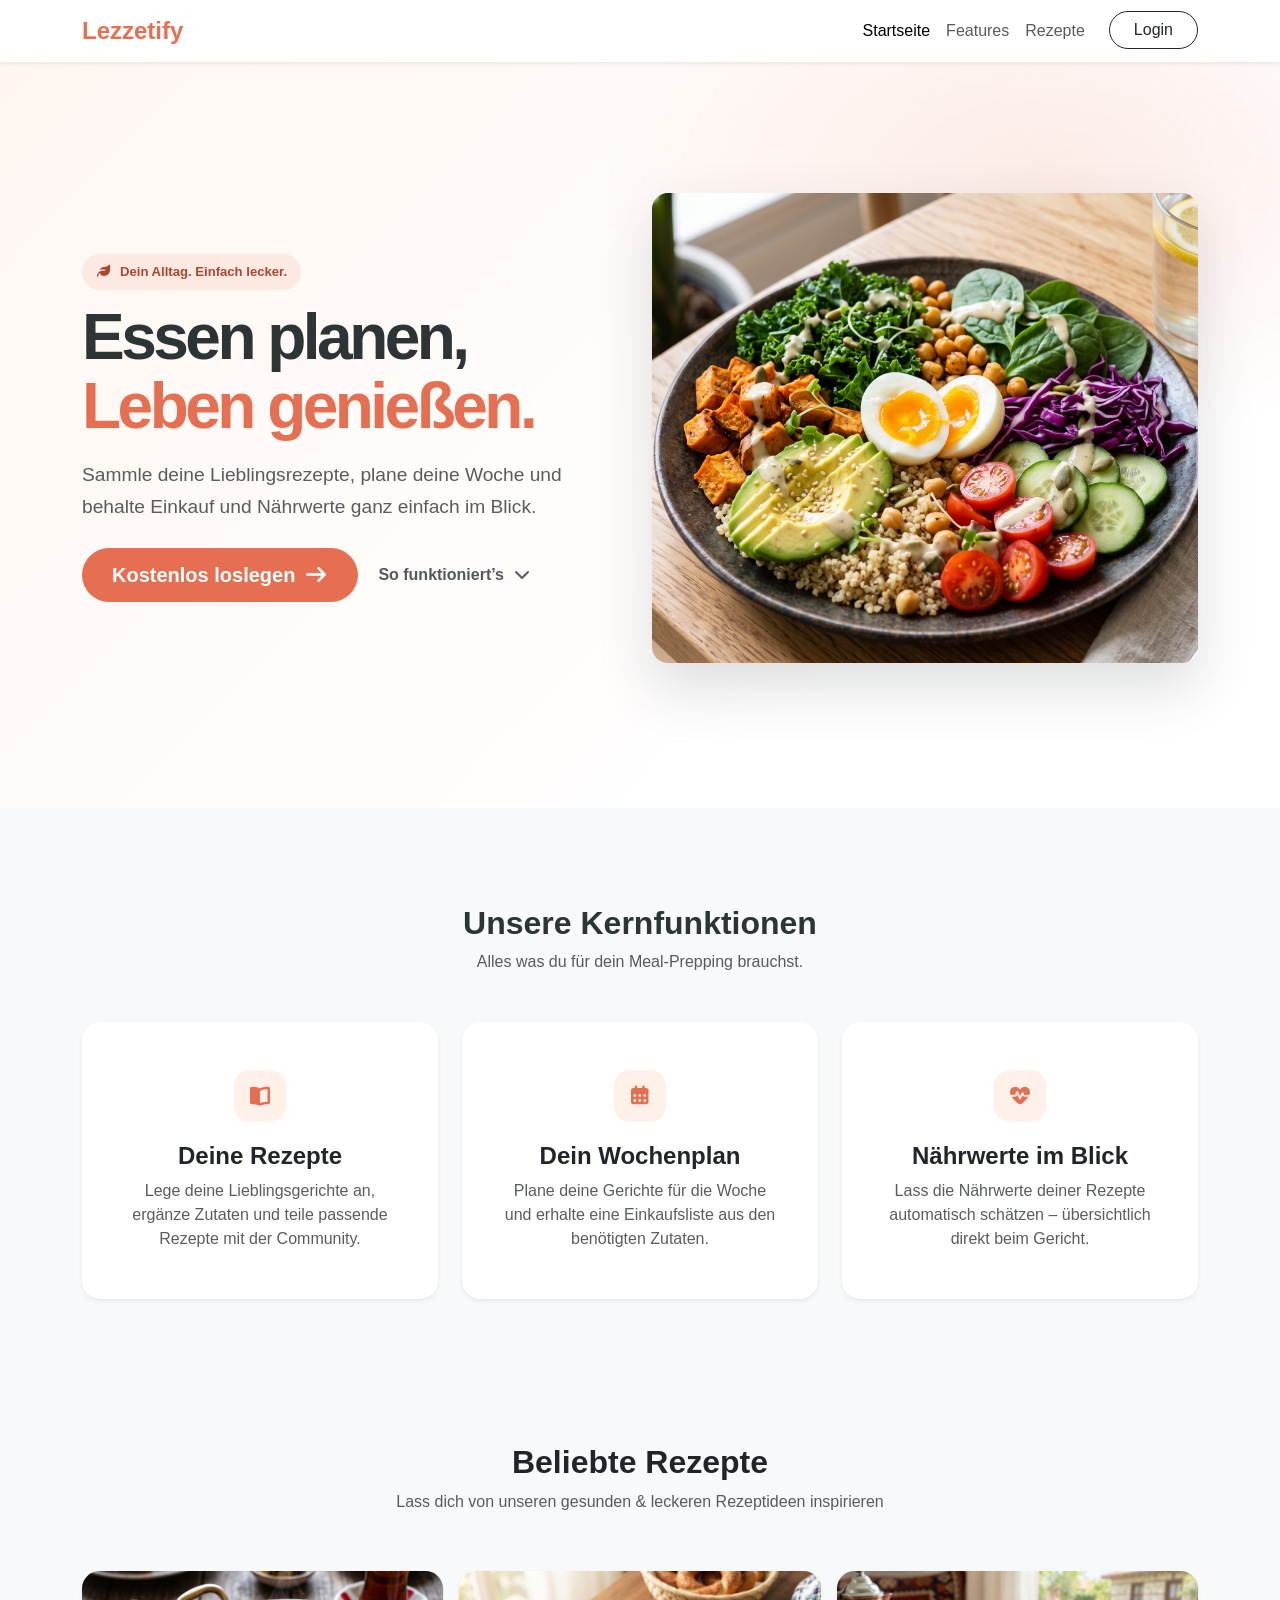
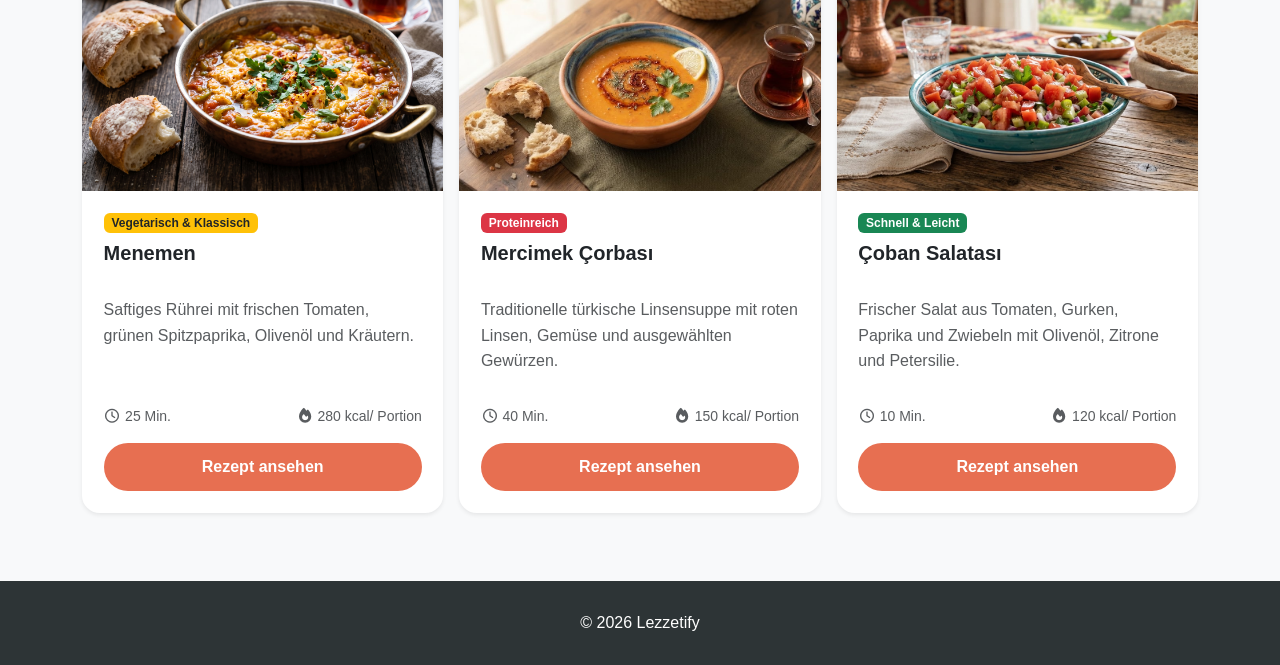
<file: index.html>
<!DOCTYPE html>
<!-- Landing-Page: Startseite der App mit Hero-Section, Features und Rezeptinspiration -->
<html lang="de">

<head>
  <meta charset="UTF-8">
  <meta name="viewport" content="width=device-width, initial-scale=1.0">

  <link rel="stylesheet" href="library/css/bootstrap.min.css">
  <link rel="stylesheet" href="library/css/all.min.css">
  <link rel="stylesheet" href="library/css/global.css">

  <link rel="stylesheet" href="styles/landing.css">

  <title>Lezzetify</title>
  <link rel="icon" type="image/png" href="images/logo.png">

</head>

<body>

  <!-- Navigation -->
  <nav class="navbar navbar-expand-lg navbar-light bg-white shadow-sm fixed-top">
    <div class="container">
      <a class="navbar-brand" href="#start">Lezzetify</a>
      <button class="navbar-toggler" type="button" data-bs-toggle="collapse" data-bs-target="#navbarNav"
        aria-controls="navbarNav" aria-expanded="false" aria-label="Navigation umschalten">
        <span class="navbar-toggler-icon"></span>
      </button>
      <div class="collapse navbar-collapse" id="navbarNav">
        <ul class="navbar-nav ms-auto">
          <li class="nav-item">
            <a class="nav-link active" href="#start" aria-current="page">Startseite</a>
          </li>
          <li class="nav-item">
            <a class="nav-link" href="#features">Features</a>
          </li>
          <li class="nav-item">
            <a class="nav-link" href="#rezepte">Rezepte</a>
          </li>
          <li class="nav-item ms-lg-3 mt-2 mt-lg-0">
            <a class="btn btn-outline-dark rounded-pill px-4" href="login.html">Login</a>
          </li>
        </ul>
      </div>
    </div>
  </nav>

  <!-- Hero Section -->
  <section class="hero-section mt-5" id="start" aria-labelledby="hero-title">
    <div class="container">
      <div class="row align-items-center">
        <div class="col-lg-6 text-center text-lg-start">
          <span class="hero-eyebrow"><i class="fas fa-leaf me-2" aria-hidden="true"></i>Dein Alltag. Einfach
            lecker.</span>
          <h1 class="hero-title" id="hero-title">Essen planen,<br><span>Leben genießen.</span></h1>
          <p class="lead text-muted mb-4">Sammle deine Lieblingsrezepte, plane deine Woche und behalte Einkauf und
            Nährwerte ganz einfach im Blick.</p>
          <div
            class="hero-actions d-flex flex-column flex-sm-row align-items-center justify-content-center justify-content-lg-start gap-3">
            <a href="login.html" class="btn btn-primary-custom btn-lg">Kostenlos loslegen<i
                class="fas fa-arrow-right ms-2" aria-hidden="true"></i></a>
            <a href="#features" class="hero-secondary-link">So funktioniert’s<i class="fas fa-chevron-down ms-2"
                aria-hidden="true"></i></a>
          </div>
        </div>
        <div class="col-lg-6 mt-5 mt-lg-0 text-center">
          <img src="images/essen.jpg" alt="Frisch angerichtetes Essen als Inspiration für deine Wochenplanung"
            class="img-fluid rounded-4 shadow-lg hero-image" fetchpriority="high">
        </div>
      </div>
    </div>
  </section>

  <!-- Features Section -->
  <section id="features" class="py-5 bg-light">
    <div class="container py-5">
      <div class="text-center mb-5">
        <h2 class="fw-bold">Unsere Kernfunktionen</h2>
        <p class="text-muted">Alles was du für dein Meal-Prepping brauchst.</p>
      </div>

      <div class="row g-4 text-center">
        <!-- Feature 1 -->
        <div class="col-md-4">
          <div class="card feature-card h-100 shadow-sm">
            <div class="card-body">
              <span class="feature-icon" aria-hidden="true"><i class="fas fa-book-open"></i></span>
              <h3 class="card-title h4 fw-bold">Deine Rezepte</h3>
              <p class="card-text text-muted">Lege deine Lieblingsgerichte an, ergänze Zutaten und teile passende
                Rezepte mit der Community.</p>
            </div>
          </div>
        </div>
        <!-- Feature 2 -->
        <div class="col-md-4">
          <div class="card feature-card h-100 shadow-sm">
            <div class="card-body">
              <span class="feature-icon" aria-hidden="true"><i class="fas fa-calendar-alt"></i></span>
              <h3 class="card-title h4 fw-bold">Dein Wochenplan</h3>
              <p class="card-text text-muted">Plane deine Gerichte für die Woche und erhalte eine Einkaufsliste aus den
                benötigten Zutaten.</p>
            </div>
          </div>
        </div>
        <!-- Feature 3 -->
        <div class="col-md-4">
          <div class="card feature-card h-100 shadow-sm">
            <div class="card-body">
              <span class="feature-icon" aria-hidden="true"><i class="fas fa-heartbeat"></i></span>
              <h3 class="card-title h4 fw-bold">Nährwerte im Blick</h3>
              <p class="card-text text-muted">Lass die Nährwerte deiner Rezepte automatisch schätzen – übersichtlich
                direkt beim Gericht.</p>
            </div>
          </div>
        </div>
      </div>
    </div>
  </section>

  <!-- REZEPTE ABSCHNITT -->
  <section id="rezepte" class="py-5 bg-light">
    <div class="container">
      <div class="text-center mb-5">
        <h2 class="fw-bold text-dark">Beliebte Rezepte</h2>
        <p class="text-muted">Lass dich von unseren gesunden & leckeren Rezeptideen inspirieren</p>
      </div>

      <div id="recipeCarousel" class="landing-recipe-carousel" role="region" aria-label="Beliebte Rezepte" tabindex="0">
        <div class="landing-recipe-track">
          <article class="landing-recipe-slide">
            <div class="card h-100 border-0 shadow-sm recipe-card">
              <img src="images/menemen.jpg" class="card-img-top recipe-img" alt="Menemen">
              <div class="card-body d-flex flex-column">
                <span class="badge bg-warning text-dark align-self-start mb-2">Vegetarisch & Klassisch</span>
                <h3 class="card-title h5 fw-bold">Menemen</h3>
                <p class="card-text text-muted flex-grow-1">Saftiges Rührei mit frischen Tomaten, grünen Spitzpaprika,
                  Olivenöl und Kräutern.</p>
                <div class="d-flex justify-content-between text-muted small my-3">
                  <span><i class="far fa-clock me-1" aria-hidden="true"></i>25 Min.</span>
                  <span><i class="fas fa-fire me-1" aria-hidden="true"></i>280 kcal/ Portion</span>
                </div>
                <a href="login.html" class="btn btn-primary-custom w-100">Rezept ansehen</a>
              </div>
            </div>
          </article>
          <article class="landing-recipe-slide">
            <div class="card h-100 border-0 shadow-sm recipe-card">
              <img src="images/mercimek corbasi.jpg" class="card-img-top recipe-img" alt="Mercimek Çorbası">
              <div class="card-body d-flex flex-column">
                <span class="badge bg-danger text-white align-self-start mb-2">Proteinreich</span>
                <h3 class="card-title h5 fw-bold">Mercimek Çorbası</h3>
                <p class="card-text text-muted flex-grow-1">Traditionelle türkische Linsensuppe mit roten Linsen, Gemüse
                  und ausgewählten Gewürzen.</p>
                <div class="d-flex justify-content-between text-muted small my-3">
                  <span><i class="far fa-clock me-1" aria-hidden="true"></i>40 Min.</span>
                  <span><i class="fas fa-fire me-1" aria-hidden="true"></i>150 kcal/ Portion</span>
                </div>
                <a href="login.html" class="btn btn-primary-custom w-100">Rezept ansehen</a>
              </div>
            </div>
          </article>
          <article class="landing-recipe-slide">
            <div class="card h-100 border-0 shadow-sm recipe-card">
              <img src="images/coban salatasi.jpg" class="card-img-top recipe-img" alt="Çoban Salatası">
              <div class="card-body d-flex flex-column">
                <span class="badge bg-success text-white align-self-start mb-2">Schnell & Leicht</span>
                <h3 class="card-title h5 fw-bold">Çoban Salatası</h3>
                <p class="card-text text-muted flex-grow-1">Frischer Salat aus Tomaten, Gurken, Paprika und Zwiebeln mit
                  Olivenöl, Zitrone und Petersilie.</p>
                <div class="d-flex justify-content-between text-muted small my-3">
                  <span><i class="far fa-clock me-1" aria-hidden="true"></i>10 Min.</span>
                  <span><i class="fas fa-fire me-1" aria-hidden="true"></i>120 kcal/ Portion</span>
                </div>
                <a href="login.html" class="btn btn-primary-custom w-100">Rezept ansehen</a>
              </div>
            </div>
          </article>
          <article class="landing-recipe-slide">
            <div class="card h-100 border-0 shadow-sm recipe-card">
              <img src="images/pelmeni.png" class="card-img-top recipe-img" alt="Pelmeni">
              <div class="card-body d-flex flex-column">
                <span class="badge bg-warning text-dark align-self-start mb-2">Hausgemacht & Beliebt</span>
                <h3 class="card-title h5 fw-bold">Pelmeni</h3>
                <p class="card-text text-muted flex-grow-1">Zarte Teigtaschen gefüllt mit gewürztem Hackfleisch,
                  serviert mit Butter und frischem Dill.</p>
                <div class="d-flex justify-content-between text-muted small my-3">
                  <span><i class="far fa-clock me-1" aria-hidden="true"></i>60 Min.</span>
                  <span><i class="fas fa-fire me-1" aria-hidden="true"></i>2.450 kcal/ Portion</span>
                </div>
                <a href="login.html" class="btn btn-primary-custom w-100">Rezept ansehen</a>
              </div>
            </div>
          </article>
          <article class="landing-recipe-slide">
            <div class="card h-100 border-0 shadow-sm recipe-card">
              <img src="images/syrniki.png" class="card-img-top recipe-img" alt="Syrniki">
              <div class="card-body d-flex flex-column">
                <span class="badge bg-danger text-white align-self-start mb-2">Süß</span>
                <h3 class="card-title h5 fw-bold">Syrniki</h3>
                <p class="card-text text-muted flex-grow-1">Fluffige russische Quarkpfannkuchen mit Puderzucker und
                  saurer Sahne oder Beeren.</p>
                <div class="d-flex justify-content-between text-muted small my-3">
                  <span><i class="far fa-clock me-1" aria-hidden="true"></i>25 Min.</span>
                  <span><i class="fas fa-fire me-1" aria-hidden="true"></i>210 kcal/ Portion</span>
                </div>
                <a href="login.html" class="btn btn-primary-custom w-100">Rezept ansehen</a>
              </div>
            </div>
          </article>
          <article class="landing-recipe-slide">
            <div class="card h-100 border-0 shadow-sm recipe-card">
              <img src="images/schnitzel.png" class="card-img-top recipe-img" alt="Wiener Schnitzel">
              <div class="card-body d-flex flex-column">
                <span class="badge bg-success text-white align-self-start mb-2">Klassisch & Knusprig</span>
                <h3 class="card-title h5 fw-bold">Wiener Schnitzel vom Kalb</h3>
                <p class="card-text text-muted flex-grow-1">Zartes Kalbsschnitzel in knuspriger Panade, mit Zitrone und
                  Petersilienkartoffeln.</p>
                <div class="d-flex justify-content-between text-muted small my-3">
                  <span><i class="far fa-clock me-1" aria-hidden="true"></i>40 Min.</span>
                  <span><i class="fas fa-fire me-1" aria-hidden="true"></i>1.050 kcal/ Portion</span>
                </div>
                <a href="login.html" class="btn btn-primary-custom w-100">Rezept ansehen</a>
              </div>
            </div>
          </article>
        </div>
      </div>

    </div>
  </section>

  <!-- Footer -->
  <footer class="text-center">
    <div class="container">
      <p class="mb-0">&copy; 2026 Lezzetify</p>
    </div>
  </footer>

  <script src="script.js"></script>
  <script src="library/js/bootstrap.bundle.min.js"></script>
</body>

</html>
</file>
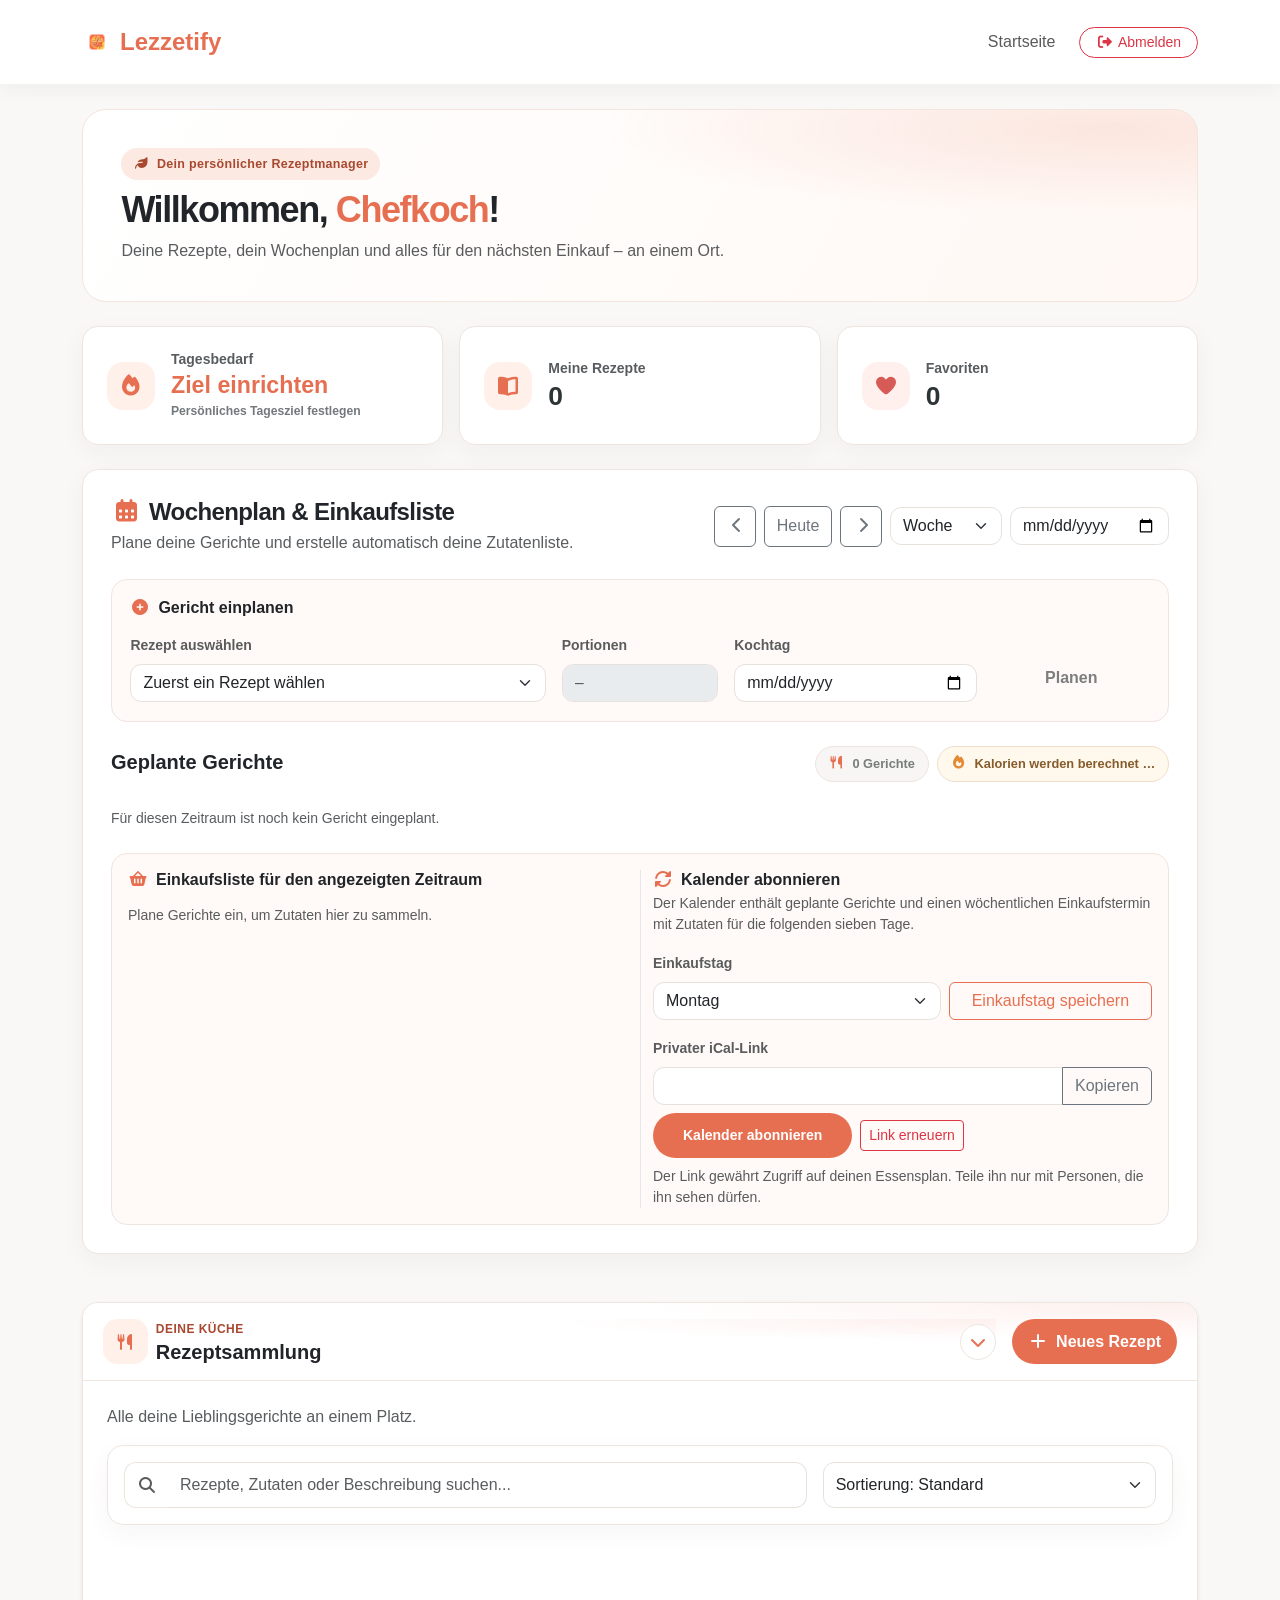
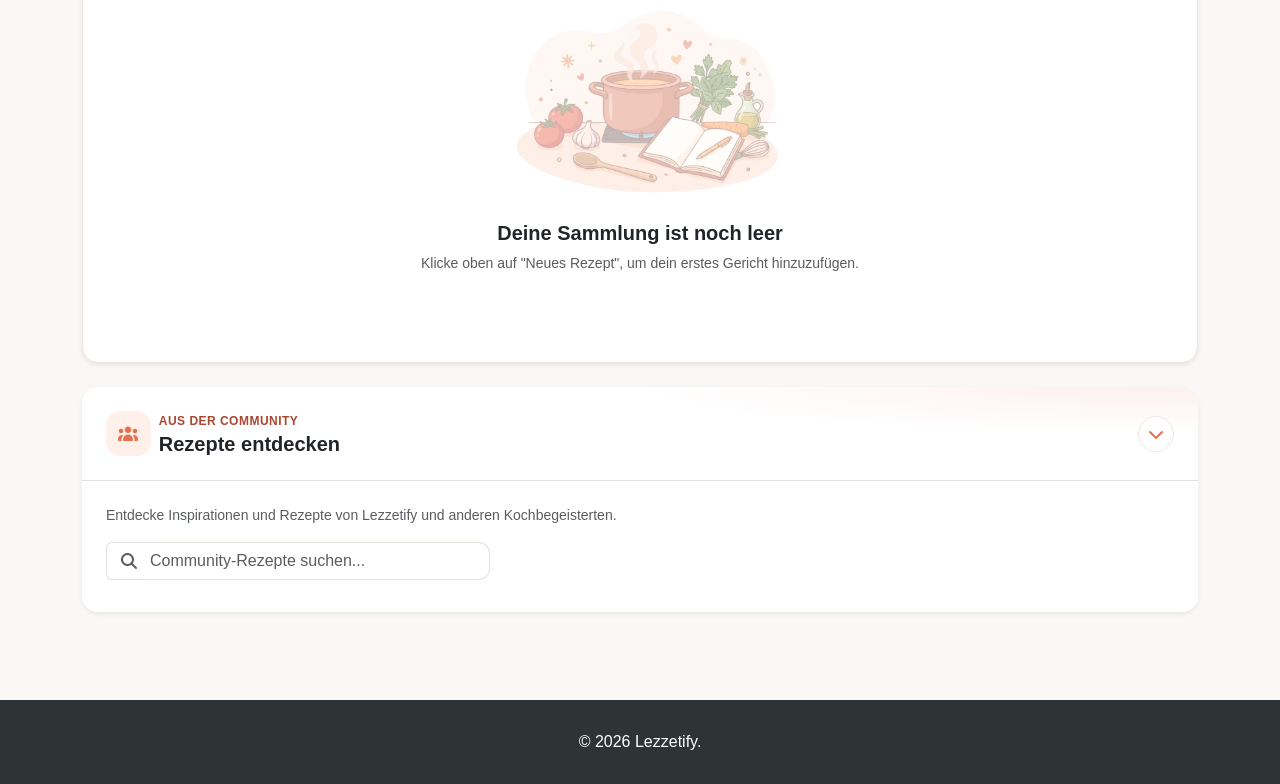
<file: dashboard.html>
<!DOCTYPE html>
<!-- Dashboard: zentrale Oberfläche des eingeloggten Nutzers -->
<html lang="de">

<head>
    <meta charset="UTF-8">
    <meta name="viewport" content="width=device-width, initial-scale=1.0">
    <title>Meine Rezepte | Lezzetify</title>
    <link rel="icon" type="image/png" href="images/logo.png">
    <link rel="stylesheet" href="library/css/bootstrap.min.css">
    <link rel="stylesheet" href="library/css/all.min.css">
    <link rel="stylesheet" href="library/css/global.css">

    <link rel="stylesheet" href="styles/dashboard.css">
</head>

<body class="dashboard-page d-flex flex-column min-vh-100">

    <!-- NAVIGATION-->
    <nav class="navbar navbar-expand-lg navbar-light bg-white sticky-top dashboard-navbar">
        <div class="container">
            <a class="navbar-brand fw-bold d-flex align-items-center" href="index.html">
                <img src="images/logo.png" alt="Lezzetify Logo" width="30" height="30" class="me-2 rounded">
                Lezzetify
            </a>
            <button class="navbar-toggler" type="button" data-bs-toggle="collapse" data-bs-target="#dashboardNav">
                <span class="navbar-toggler-icon"></span>
            </button>
            <div class="collapse navbar-collapse" id="dashboardNav">
                <ul class="navbar-nav ms-auto align-items-center">
                    <li class="nav-item"><a class="nav-link" href="index.html">Startseite</a></li>
                    <li class="nav-item ms-lg-3 mt-3 mt-lg-0">
                        <button class="btn btn-outline-danger btn-sm rounded-pill px-3" id="logout-button">
                            <i class="fas fa-sign-out-alt me-1"></i>Abmelden
                        </button>
                    </li>
                </ul>
            </div>
        </div>
    </nav>

    <div class="dashboard-toast" id="dashboard-toast" role="status" aria-live="polite" aria-atomic="true" hidden>
        <span class="dashboard-toast-icon" id="dashboard-toast-icon" aria-hidden="true">
            <i class="fas fa-check"></i>
        </span>
        <span class="dashboard-toast-copy">
            <strong id="dashboard-toast-title">Gespeichert</strong>
            <span id="dashboard-toast-message"></span>
        </span>
        <button class="dashboard-toast-close" id="dashboard-toast-close" type="button" aria-label="Meldung schließen">
            <i class="fas fa-times" aria-hidden="true"></i>
        </button>
        <span class="dashboard-toast-progress" aria-hidden="true"></span>
    </div>

    <!-- HAUPTBEREICH DASHBOARD-->
    <main class="flex-grow-1 py-4 dashboard-main">
        <div class="container">

            <!-- Header-Bereich mit Begrüßung -->
            <div
                class="dashboard-hero d-flex flex-column flex-md-row justify-content-between align-items-md-center mb-4 gap-3">
                <div>
                    <span class="dashboard-eyebrow mb-2"><i class="fas fa-leaf me-2" aria-hidden="true"></i>Dein
                        persönlicher Rezeptmanager</span>
                    <h1 class="fw-bold text-dark mb-2">Willkommen, <span class="text-primary-custom"
                            id="user-name">Chefkoch</span>!</h1>
                    <p class="text-muted mb-0">Deine Rezepte, dein Wochenplan und alles für den nächsten Einkauf – an
                        einem Ort.</p>
                </div>
            </div>

            <!-- Statistik & Übersicht -->
            <div class="row g-3 mb-4 dashboard-stats">
                <div class="col-md-4">
                    <button class="card border-0 rounded-4 h-100 dashboard-stat-card dashboard-stat-card-link dashboard-calorie-summary"
                        id="open-calorie-summary-button" type="button" data-bs-toggle="modal"
                        data-bs-target="#calorieGoalModal" aria-label="Kalorienziel und Tagesbilanz anzeigen oder bearbeiten">
                        <div class="card-body d-flex align-items-center p-3 p-lg-4">
                            <div class="dashboard-stat-icon me-3">
                                <i class="fas fa-fire fa-lg" aria-hidden="true"></i>
                            </div>
                            <div class="dashboard-calorie-summary-copy">
                                <h2 class="text-muted mb-1 small" id="dashboard-calorie-date">Tagesbedarf</h2>
                                <p class="dashboard-stat-value fw-bold mb-1" id="dashboard-calorie-target">Ziel einrichten</p>
                                <span class="dashboard-calorie-balance" id="dashboard-calorie-balance" aria-live="polite">
                                    Persönliches Tagesziel festlegen
                                </span>
                            </div>
                        </div>
                    </button>
                </div>
                <div class="col-md-4">
                    <a class="card border-0 rounded-4 h-100 dashboard-stat-card dashboard-stat-card-link"
                        href="#recipe-collection" aria-label="Zu Meine Rezepte springen">
                        <div class="card-body d-flex align-items-center p-3 p-lg-4">
                            <div class="dashboard-stat-icon me-3">
                                <i class="fas fa-book-open fa-lg"></i>
                            </div>
                            <div>
                                <h2 class="text-muted mb-1 small">Meine Rezepte</h2>
                                <p class="dashboard-stat-value fw-bold mb-0" id="recipe-count">0</p>
                            </div>
                        </div>
                    </a>
                </div>
                <div class="col-md-4">
                    <button class="card border-0 rounded-4 h-100 dashboard-stat-card dashboard-stat-card-link"
                        id="open-favorites-button" type="button" aria-controls="favorite-collection"
                        aria-expanded="false">
                        <div class="card-body d-flex align-items-center p-3 p-lg-4">
                            <div class="dashboard-stat-icon me-3">
                                <i class="fas fa-heart fa-lg"></i>
                            </div>
                            <div>
                                <h2 class="text-muted mb-1 small">Favoriten</h2>
                                <p class="dashboard-stat-value fw-bold mb-0" id="favorite-count">0</p>
                            </div>
                        </div>
                    </button>
                </div>
            </div>

            <!-- MODAL: FAVORITEN -->
            <div class="modal fade" id="favorite-collection" tabindex="-1"
                aria-labelledby="favorite-collection-heading" aria-hidden="true">
                <div class="modal-dialog modal-dialog-centered modal-xl modal-dialog-scrollable favorite-modal-dialog">
                    <div class="modal-content border-0 shadow-lg rounded-4 favorite-modal-content">
                        <div class="modal-header favorite-modal-header">
                            <div class="favorite-view-header">
                                <div class="d-flex align-items-center gap-3">
                                    <span class="favorite-view-icon" aria-hidden="true"><i class="fas fa-heart"></i></span>
                                    <div>
                                        <span class="community-heading-label">Deine Auswahl</span>
                                        <h2 class="h4 fw-bold mb-1" id="favorite-collection-heading">
                                            Deine Favoriten
                                        </h2>
                                        <p class="text-muted small mb-0">Alle gespeicherten Lieblingsrezepte an einem Ort.</p>
                                    </div>
                                </div>
                            </div>
                            <button type="button" class="btn-close" data-bs-dismiss="modal"
                                aria-label="Favoriten schließen"></button>
                        </div>
                        <div class="modal-body favorite-modal-body">
                            <div class="favorite-view-toolbar">
                                <div class="input-group favorite-search">
                                    <span class="input-group-text"><i class="fas fa-search text-muted"
                                            aria-hidden="true"></i></span>
                                    <input class="form-control" id="favorite-search" type="search"
                                        placeholder="Favoriten durchsuchen..." aria-label="Favoriten durchsuchen">
                                </div>
                                <div class="favorite-filter-group" role="group" aria-label="Favoriten filtern">
                                    <button class="favorite-filter-button is-active" type="button"
                                        data-favorite-filter="all" aria-pressed="true">Alle</button>
                                    <button class="favorite-filter-button" type="button"
                                        data-favorite-filter="recipes" aria-pressed="false">Meine Rezepte</button>
                                    <button class="favorite-filter-button" type="button"
                                        data-favorite-filter="community" aria-pressed="false">Community</button>
                                </div>
                                <span class="favorite-view-count" id="favorite-view-count" aria-live="polite">0
                                    Rezepte</span>
                            </div>

                            <div class="row g-3 favorite-recipe-grid" id="favorite-recipe-list"></div>
                            <div class="favorite-empty-state" id="favorite-empty-state" hidden>
                                <span class="favorite-empty-icon" aria-hidden="true"><i class="fas fa-heart"></i></span>
                                <h3 class="h5 fw-bold">Noch keine Favoriten gespeichert</h3>
                                <p class="text-muted mb-3">Markiere Rezepte mit dem Herz, damit du sie hier schnell
                                    wiederfindest.</p>
                                <a class="btn btn-primary-custom rounded-pill px-4" href="#community-collection"
                                    id="favorite-discover-link">
                                    <i class="fas fa-compass me-2" aria-hidden="true"></i>Rezepte entdecken
                                </a>
                            </div>
                            <p class="favorite-no-results text-center text-muted py-4 mb-0" id="favorite-no-results"
                                hidden>
                                Keine passenden Favoriten gefunden. Passe Suche oder Filter an.
                            </p>
                        </div>
                    </div>
                </div>
            </div>

            <!-- WOCHENPLANER & EINKAUFSLISTE -->
            <section class="meal-planner card border-0 rounded-4 mb-5" aria-labelledby="meal-planner-heading">
                <div class="card-body p-4">
                    <div
                        class="dashboard-section-heading d-flex flex-column flex-xl-row justify-content-between align-items-xl-center gap-3 mb-4">
                        <div>
                            <h2 class="h4 fw-bold mb-1" id="meal-planner-heading">
                                <i class="fas fa-calendar-alt text-primary-custom me-2"></i>Wochenplan & Einkaufsliste
                            </h2>
                            <p class="text-muted mb-0">Plane deine Gerichte und erstelle automatisch deine Zutatenliste.
                            </p>
                        </div>
                        <div class="calendar-toolbar d-flex flex-wrap gap-2">
                            <button class="btn btn-outline-secondary" id="plan-previous" type="button"
                                aria-label="Vorheriger Zeitraum">
                                <i class="fas fa-chevron-left" aria-hidden="true"></i>
                            </button>
                            <button class="btn btn-outline-secondary" id="plan-today" type="button">Heute</button>
                            <button class="btn btn-outline-secondary" id="plan-next" type="button"
                                aria-label="Nächster Zeitraum">
                                <i class="fas fa-chevron-right" aria-hidden="true"></i>
                            </button>
                            <select class="form-select" id="plan-period" aria-label="Zeitraum für Plan">
                                <option value="week">Woche</option>
                                <option value="day">Tag</option>
                            </select>
                            <input class="form-control" type="date" id="plan-view-date" aria-label="Datum für Plan">
                        </div>
                    </div>

                    <div class="row g-4">
                        <div class="col-12">
                            <div class="planner-form-panel mb-4">
                                <h3 class="h6 fw-bold mb-3"><i class="fas fa-plus-circle text-primary-custom me-2"
                                        aria-hidden="true"></i>Gericht einplanen</h3>
                                <form id="plan-form" class="row g-3 align-items-end">
                                    <div class="col-lg-5 col-md-12">
                                        <label class="form-label small text-muted fw-bold" for="plan-recipe">Rezept
                                            auswählen</label>
                                        <select class="form-select" id="plan-recipe" required>
                                            <option value="">Zuerst ein Rezept wählen</option>
                                        </select>
                                    </div>
                                    <div class="col-lg-2 col-md-4">
                                        <label class="form-label small text-muted fw-bold" for="plan-servings">
                                            Portionen
                                        </label>
                                        <input class="form-control" id="plan-servings" type="number" min="1" max="100"
                                            step="1" placeholder="–" required disabled>
                                    </div>
                                    <div class="col-lg-3 col-md-5">
                                        <label class="form-label small text-muted fw-bold"
                                            for="plan-date">Kochtag</label>
                                        <input class="form-control" type="date" id="plan-date" required>
                                    </div>
                                    <div class="col-lg-2 col-md-3 d-grid">
                                        <button class="btn btn-primary-custom" id="save-plan-button" type="submit"
                                            disabled>Planen</button>
                                    </div>
                                </form>
                            </div>

                            <div class="calendar-overview-heading">
                                <div>
                                    <h3 class="h5 fw-bold mb-1">Geplante Gerichte</h3>
                                    <p class="calendar-overview-range mb-0" id="plan-range-label"></p>
                                </div>
                                <div class="calendar-overview-metrics">
                                    <span class="calendar-overview-count" id="plan-visible-count" aria-live="polite">
                                        <i class="fas fa-utensils" aria-hidden="true"></i>
                                        <span>0 Gerichte</span>
                                    </span>
                                    <span class="calendar-overview-count calendar-calorie-total" id="plan-calorie-total"
                                        aria-live="polite">
                                        <i class="fas fa-fire" aria-hidden="true"></i>
                                        <span>Kalorien werden berechnet …</span>
                                    </span>
                                </div>
                            </div>
                            <div class="meal-plan-calendar is-week" id="meal-plan-calendar" role="list"
                                aria-live="polite"></div>
                            <p class="text-muted small mb-0 mt-2" id="plan-empty-state">Für diesen Zeitraum ist noch
                                kein Gericht eingeplant.</p>
                        </div>

                        <div class="col-12">
                            <div class="shopping-list-panel rounded-4 p-3 bg-light border h-100">
                                <div class="row g-4">
                                    <div class="col-lg-6">
                                        <h3 class="h6 fw-bold mb-3"><i
                                                class="fas fa-shopping-basket text-primary-custom me-2"></i>Einkaufsliste
                                            für den angezeigten Zeitraum</h3>
                                        <ul class="shopping-list mb-2" id="shopping-list"></ul>
                                        <p class="text-muted small mb-0" id="shopping-empty-state">Plane Gerichte ein,
                                            um Zutaten hier zu sammeln.</p>
                                    </div>
                                    <div class="col-lg-6 calendar-subscription">
                                        <h3 class="h6 fw-bold mb-1"><i
                                                class="fas fa-sync-alt text-primary-custom me-2"></i>Kalender abonnieren
                                        </h3>
                                        <p class="text-muted small mb-3">Der Kalender enthält geplante Gerichte und
                                            einen wöchentlichen Einkaufstermin mit Zutaten für die folgenden sieben
                                            Tage.</p>
                                        <form id="calendar-settings-form" class="row g-2 align-items-end mb-3">
                                            <div class="col-sm-7">
                                                <label class="form-label small text-muted fw-bold"
                                                    for="shopping-weekday">Einkaufstag</label>
                                                <select class="form-select" id="shopping-weekday">
                                                    <option value="1">Montag</option>
                                                    <option value="2">Dienstag</option>
                                                    <option value="3">Mittwoch</option>
                                                    <option value="4">Donnerstag</option>
                                                    <option value="5">Freitag</option>
                                                    <option value="6">Samstag</option>
                                                    <option value="0">Sonntag</option>
                                                </select>
                                            </div>
                                            <div class="col-sm-5 d-grid">
                                                <button class="btn btn-outline-primary" id="save-calendar-settings"
                                                    type="submit">Einkaufstag speichern</button>
                                            </div>
                                        </form>
                                        <label class="form-label small text-muted fw-bold"
                                            for="calendar-feed-url">Privater iCal-Link</label>
                                        <div class="input-group mb-2">
                                            <input class="form-control" id="calendar-feed-url" type="url" readonly
                                                aria-label="Privater iCal-Link">
                                            <button class="btn btn-outline-secondary" id="copy-calendar-link"
                                                type="button">Kopieren</button>
                                        </div>
                                        <div class="d-flex flex-wrap gap-2 align-items-center">
                                            <a class="btn btn-primary-custom btn-sm" id="subscribe-calendar-link"
                                                href="#" rel="nofollow">Kalender abonnieren</a>
                                            <button class="btn btn-outline-danger btn-sm" id="rotate-calendar-link"
                                                type="button">Link erneuern</button>
                                            <span class="small text-muted" id="calendar-settings-status" role="status"
                                                aria-live="polite"></span>
                                        </div>
                                        <p class="small text-muted mt-2 mb-0">Der Link gewährt Zugriff auf deinen
                                            Essensplan. Teile ihn nur mit Personen, die ihn sehen dürfen.</p>
                                    </div>
                                </div>
                            </div>
                        </div>
                    </div>
                </div>
            </section>

            <!-- MEINE REZEPTE (HAUPTSEKTION MIT SUCHE & FILTER) -->
            <section class="recipe-collection mb-4" id="recipe-collection"
                aria-labelledby="recipe-collection-heading">
                <div class="card border-0 shadow-sm rounded-4 overflow-hidden">
                    <div class="card-header recipe-collection-header">
                        <button
                            class="community-heading-panel community-toggle recipe-collection-toggle border-0 d-flex justify-content-between align-items-center text-start"
                            type="button" data-bs-toggle="collapse" data-bs-target="#recipeCollectionCollapse"
                            aria-expanded="true" aria-controls="recipeCollectionCollapse">
                            <div class="d-flex align-items-center gap-2">
                                <span class="community-heading-icon"><i class="fas fa-utensils"
                                        aria-hidden="true"></i></span>
                                <div>
                                    <span class="community-heading-label">Deine Küche</span>
                                    <h2 class="fw-bold mb-0 text-dark h5" id="recipe-collection-heading">Rezeptsammlung</h2>
                                </div>
                            </div>
                            <span class="community-toggle-icon" aria-hidden="true"><i
                                    class="fas fa-chevron-down"></i></span>
                        </button>
                        <button class="btn btn-primary-custom rounded-pill collection-new-recipe-button"
                            id="collection-new-recipe-button" type="button">
                            <i class="fas fa-plus me-2" aria-hidden="true"></i>Neues Rezept
                        </button>
                    </div>
                    <div class="collapse show" id="recipeCollectionCollapse">
                        <div class="card-body p-3 p-md-4">
                            <p class="text-muted mb-3">Alle deine Lieblingsgerichte an einem Platz.</p>

                            <!-- Such- und Filterleiste für eigene Rezepte -->
                            <div class="card border-0 rounded-4 mb-4 recipe-toolbar">
                                <div class="card-body p-3">
                                    <div class="row g-3 align-items-center">
                                        <div class="col-md-8">
                                            <div class="input-group">
                                                <span class="input-group-text"><i class="fas fa-search text-muted"
                                                        aria-hidden="true"></i></span>
                                                <input type="search" class="form-control" id="recipe-search"
                                                    placeholder="Rezepte, Zutaten oder Beschreibung suchen..."
                                                    aria-label="Eigene Rezepte durchsuchen">
                                            </div>
                                        </div>
                                        <div class="col-md-4">
                                            <select class="form-select" id="recipe-sort"
                                                aria-label="Rezeptliste sortieren">
                                                <option value="default">Sortierung: Standard</option>
                                                <option value="title-asc">Name: A–Z</option>
                                                <option value="title-desc">Name: Z–A</option>
                                                <option value="prep-time">Kürzeste Zubereitung</option>
                                            </select>
                                        </div>
                                    </div>
                                </div>
                            </div>

                            <!-- Rezept-Grid (Liste für eigene Rezepte) -->
                            <div id="recipe-list" class="row g-4 collection-recipe-grid">
                                <div class="col-12 text-center py-5" id="empty-state">
                                    <img src="images/Leere Rezept.png" alt="Lezzetify" class="recipe-empty-logo mb-3">
                                    <h5 class="fw-bold text-dark">Deine Sammlung ist noch leer</h5>
                                    <p class="text-muted small">Klicke oben auf "Neues Rezept", um dein erstes Gericht
                                        hinzuzufügen.</p>
                                </div>
                            </div>
                            <p class="text-muted text-center py-4 mb-0" id="recipe-no-results" hidden>Keine Rezepte für
                                deine Suche gefunden.</p>
                        </div>
                    </div>
                </div>
            </section>

            <!-- COMMUNITY REZEPTE -->
            <section class="community-collection mb-4" id="community-collection" aria-labelledby="community-heading">
                <div class="card border-0 shadow-sm rounded-4 mt-4 mb-4 overflow-hidden">
                    <button
                        class="card-header community-heading-panel community-toggle border-0 p-3 p-md-4 d-flex justify-content-between align-items-center w-100 text-start"
                        type="button" data-bs-toggle="collapse" data-bs-target="#communityCollapse" aria-expanded="true"
                        aria-controls="communityCollapse">
                        <div class="d-flex align-items-center gap-2">
                            <span class="community-heading-icon"><i class="fas fa-users" aria-hidden="true"></i></span>
                            <div>
                                <span class="community-heading-label">Aus der Community</span>
                                <h3 class="fw-bold mb-0 text-dark h5" id="community-heading">Rezepte entdecken</h3>
                            </div>
                        </div>
                        <span class="community-toggle-icon" aria-hidden="true"><i
                                class="fas fa-chevron-down"></i></span>
                    </button>
                    <div class="collapse show" id="communityCollapse">
                        <div class="card-body community-content border-top p-3 p-md-4">
                            <p class="text-muted small mb-3">Entdecke Inspirationen und Rezepte von Lezzetify und
                                anderen Kochbegeisterten.</p>
                            <div class="input-group community-search mb-4">
                                <span class="input-group-text bg-white border-end-0"><i
                                        class="fas fa-search text-muted"></i></span>
                                <input class="form-control border-start-0 ps-0 bg-white" id="community-search"
                                    type="search" placeholder="Community-Rezepte suchen..."
                                    aria-label="Community-Rezepte suchen">
                            </div>
                            <div class="row g-3" id="community-recipe-list"></div>
                            <p class="text-muted text-center py-3 mb-0 small" id="community-empty-state" hidden>Keine
                                Community-Rezepte gefunden.</p>
                        </div>
                    </div>
                </div>
            </section>

        </div>
    </main>

    <!-- MODAL: REZEPT ERSTELLEN-->
    <div class="modal fade" id="createRecipeModal" tabindex="-1" aria-labelledby="createRecipeModalLabel"
        aria-hidden="true">
        <div class="modal-dialog modal-dialog-centered modal-lg modal-dialog-scrollable recipe-modal-dialog">
            <div class="modal-content border-0 shadow-lg rounded-4 recipe-modal-content">
                <div class="modal-header recipe-modal-header">
                    <span class="recipe-modal-icon" aria-hidden="true"><i class="fas fa-utensils"></i></span>
                    <div class="flex-grow-1">
                        <span class="community-heading-label">Deine Küche</span>
                        <h4 class="modal-title fw-bold mb-1" id="createRecipeModalLabel">
                            <span id="recipe-modal-title">Neues Rezept</span>
                        </h4>
                        <p class="text-muted small mb-0">Halte Zutaten und Zubereitung fest – du kannst das Rezept jederzeit bearbeiten.</p>
                    </div>
                    <button type="button" class="btn-close align-self-start" data-bs-dismiss="modal"
                        aria-label="Schließen"></button>
                </div>
                <div class="modal-body recipe-modal-body">
                    <form id="recipe-form">
                        <section class="recipe-form-section" aria-labelledby="recipe-basics-heading">
                            <div class="recipe-form-section-heading">
                                <span class="recipe-form-step">01</span>
                                <div>
                                    <h5 class="mb-1" id="recipe-basics-heading">Auf einen Blick</h5>
                                    <p class="text-muted small mb-0">Name, Zeit und Portionen</p>
                                </div>
                            </div>
                            <div class="row g-3">
                            <div class="col-md-6">
                                <div class="form-floating mb-3">
                                    <input type="text" class="form-control rounded-3" id="recipe-title" name="title"
                                        placeholder="Rezeptname" maxlength="100" required>
                                    <label for="recipe-title">Rezeptname</label>
                                </div>
                            </div>
                            <div class="col-md-3">
                                <div class="form-floating mb-3">
                                    <input type="number" class="form-control rounded-3" id="recipe-prep-time"
                                        name="prepTime" placeholder="30" min="1" max="1440">
                                    <label for="recipe-prep-time"><i class="far fa-clock me-1"></i> Dauer (Min)</label>
                                </div>
                            </div>
                            <div class="col-md-3">
                                <div class="form-floating mb-3">
                                    <input type="number" class="form-control rounded-3" id="recipe-servings"
                                        name="servings" value="1" min="1" max="100" required>
                                    <label for="recipe-servings">Portionen</label>
                                </div>
                            </div>
                            <div class="col-12">
                                <div class="form-floating mb-3">
                                    <input type="text" class="form-control rounded-3" id="recipe-description"
                                        name="description" placeholder="Kurzbeschreibung" maxlength="240">
                                    <label for="recipe-description">Kurzbeschreibung (z.B. Herzhaftes
                                        Abendessen)</label>
                                </div>
                            </div>
                            </div>
                        </section>
                        <section class="recipe-form-section" aria-labelledby="recipe-photo-heading">
                            <div class="recipe-form-section-heading">
                                <span class="recipe-form-step">02</span>
                                <div>
                                    <h5 class="mb-1" id="recipe-photo-heading">Rezept-Cover</h5>
                                    <p class="text-muted small mb-0">Optional – ohne Bild verwenden wir ein Besteck-Icon.</p>
                                </div>
                            </div>
                            <label class="recipe-upload-panel" for="recipe-image">
                                <span class="recipe-upload-icon"><i class="fas fa-cloud-upload-alt"
                                        aria-hidden="true"></i></span>
                                <span class="flex-grow-1">
                                    <strong>Bild auswählen</strong>
                                    <span class="d-block text-muted small">PNG, JPG, WebP oder GIF · maximal 3 MB</span>
                                </span>
                                <i class="fas fa-chevron-right text-muted" aria-hidden="true"></i>
                                <input class="form-control recipe-file-input" type="file" id="recipe-image"
                                    accept="image/png,image/jpeg,image/webp,image/gif">
                            </label>
                            <img class="recipe-upload-preview mt-3" id="recipe-image-preview"
                                alt="Vorschau des Rezept-Covers" hidden>
                        </section>
                        <section class="recipe-form-section" aria-labelledby="recipe-details-heading">
                            <div class="recipe-form-section-heading">
                                <span class="recipe-form-step">03</span>
                                <div>
                                    <h5 class="mb-1" id="recipe-details-heading">Zutaten & Zubereitung</h5>
                                    <p class="text-muted small mb-0">Eine Zutat pro Zeile – die Nährwerte werden pro Portion geschätzt.</p>
                                </div>
                            </div>
                            <div class="row g-3">
                            <div class="col-md-6">
                                <label class="form-label text-muted small fw-bold"
                                    for="recipe-ingredients">Zutaten</label>
                                <textarea class="form-control rounded-3" id="recipe-ingredients" name="ingredients"
                                    rows="5" placeholder="200 g Mehl&#10;150 g Tomaten&#10;2 Eier" required></textarea>
                                <div class="form-text mb-2">Zum Beispiel: „200 g Mehl“</div>
                            </div>
                            <div class="col-md-6">
                                <label class="form-label text-muted small fw-bold"
                                    for="recipe-instructions">Zubereitung</label>
                                <textarea class="form-control rounded-3" id="recipe-instructions" name="instructions"
                                    rows="5"
                                    placeholder="1. Eier aufschlagen...&#10;2. Mit Mehl vermengen..."></textarea>
                            </div>
                            </div>
                        </section>
                        <section class="recipe-form-section recipe-sharing-section"
                            aria-labelledby="recipe-sharing-heading">
                            <div class="recipe-form-section-heading">
                                <span class="recipe-form-step">04</span>
                                <div>
                                    <h5 class="mb-1" id="recipe-sharing-heading">Sichtbarkeit</h5>
                                    <p class="text-muted small mb-0">Du entscheidest, wer dein Rezept sehen kann.</p>
                                </div>
                            </div>
                            <label class="community-share-card" for="share-recipe-with-community">
                            <input class="form-check-input community-share-checkbox" type="checkbox" id="share-recipe-with-community"
                                name="shareWithCommunity" aria-describedby="share-recipe-help">
                                <span class="community-share-icon"><i class="fas fa-users"
                                        aria-hidden="true"></i></span>
                                <span class="community-share-copy">
                                    <strong>Mit der Community teilen</strong>
                                    <span id="share-recipe-help">Andere können das Rezept entdecken und speichern. Standardmäßig bleibt es privat.</span>
                                </span>
                                <span class="community-share-status">Optional</span>
                            </label>
                            <p class="recipe-nutrition-note mb-0 mt-3">
                                <i class="fas fa-info-circle me-2" aria-hidden="true"></i>
                                Nährwerte sind KI-Schätzungen und können von den tatsächlichen Werten abweichen.
                            </p>
                        </section>
                        <div class="recipe-modal-actions">
                            <button type="button" class="btn btn-light rounded-pill px-4 me-2"
                                data-bs-dismiss="modal">Abbrechen</button>
                            <button class="btn btn-primary-custom rounded-pill px-4" id="save-recipe-button"
                                type="submit">
                                <i class="fas fa-save me-2"></i>Speichern
                            </button>
                        </div>
                    </form>
                </div>
            </div>
        </div>
    </div>

    <div class="modal fade" id="calorieGoalModal" tabindex="-1" aria-labelledby="calorie-goal-heading"
        aria-describedby="calorie-goal-description" aria-hidden="true">
        <div class="modal-dialog modal-dialog-centered modal-lg modal-dialog-scrollable calorie-goal-dialog">
            <div class="modal-content border-0 shadow-lg rounded-4 calorie-goal-content">
                <div class="modal-header calorie-goal-header">
                    <span class="recipe-modal-icon" aria-hidden="true"><i class="fas fa-fire"></i></span>
                    <div class="flex-grow-1">
                        <span class="community-heading-label">Dein persönlicher Richtwert</span>
                        <h2 class="modal-title h4 fw-bold mb-1" id="calorie-goal-heading">Kalorienbedarf berechnen</h2>
                        <p class="text-muted small mb-0" id="calorie-goal-description">
                            Finde deinen täglichen Richtwert – abgestimmt auf dich und dein Ziel.
                        </p>
                    </div>
                    <button class="btn-close align-self-start" type="button" data-bs-dismiss="modal"
                        aria-label="Schließen"></button>
                </div>
                <div class="modal-body calorie-goal-body">
                    <p class="calorie-goal-notice">
                        <i class="fas fa-info-circle me-2" aria-hidden="true"></i>
                        Die Mifflin-St.-Jeor-Formel verwendet für Frauen und Männer unterschiedliche Werte.
                        Das Ergebnis ist eine grobe Schätzung und keine medizinische Beratung.
                    </p>
                    <form id="calorie-goal-form" class="calorie-goal-form" novalidate>
                        <div class="calorie-goal-validation-summary" id="calorie-goal-validation-summary"
                            role="alert" aria-live="assertive" hidden>
                            <i class="fas fa-exclamation-circle" aria-hidden="true"></i>
                            <span>Bitte prüfe die markierten Angaben.</span>
                        </div>
                        <div class="calorie-goal-section-heading">
                            <span class="calorie-goal-section-icon" aria-hidden="true">
                                <i class="fas fa-user" aria-hidden="true"></i>
                            </span>
                            <div>
                                <h3>Deine Angaben</h3>
                                <p>So genau wie möglich eintragen – alle Angaben bleiben privat.</p>
                            </div>
                        </div>
                        <div class="calorie-goal-main-grid">
                            <div class="calorie-goal-inputs">
                                <div class="row g-3">
                                    <div class="col-md-6 calorie-goal-field">
                                        <label class="form-label" for="calorie-goal-gender">Geschlecht</label>
                                        <select class="form-select" id="calorie-goal-gender" name="gender"
                                            aria-describedby="calorie-goal-gender-error" required>
                                            <option value="">Geschlecht auswählen</option>
                                            <option value="female">Weiblich</option>
                                            <option value="male">Männlich</option>
                                        </select>
                                        <div class="form-text">Wird nur für die passende Formelvariante verwendet.</div>
                                        <div class="invalid-feedback" id="calorie-goal-gender-error"></div>
                                    </div>
                                    <div class="col-md-6 calorie-goal-field">
                                        <label class="form-label" for="calorie-goal-age">Alter</label>
                                        <div class="input-group">
                                            <input class="form-control" id="calorie-goal-age" name="age" type="number"
                                                min="18" max="100" step="1" placeholder="z. B. 30"
                                                aria-describedby="calorie-goal-age-error" required>
                                            <span class="input-group-text">Jahre</span>
                                        </div>
                                        <div class="invalid-feedback" id="calorie-goal-age-error"></div>
                                    </div>
                                    <div class="col-md-6 calorie-goal-field">
                                        <label class="form-label" for="calorie-goal-height">Größe</label>
                                        <div class="input-group">
                                            <input class="form-control" id="calorie-goal-height" name="heightCm" type="number"
                                                min="100" max="250" step="0.1" placeholder="z. B. 170"
                                                aria-describedby="calorie-goal-height-error" required>
                                            <span class="input-group-text">cm</span>
                                        </div>
                                        <div class="invalid-feedback" id="calorie-goal-height-error"></div>
                                    </div>
                                    <div class="col-md-6 calorie-goal-field">
                                        <label class="form-label" for="calorie-goal-weight">Gewicht</label>
                                        <div class="input-group">
                                            <input class="form-control" id="calorie-goal-weight" name="weightKg" type="number"
                                                min="30" max="350" step="0.1" placeholder="z. B. 65"
                                                aria-describedby="calorie-goal-weight-error" required>
                                            <span class="input-group-text">kg</span>
                                        </div>
                                        <div class="invalid-feedback" id="calorie-goal-weight-error"></div>
                                    </div>
                                    <div class="col-12 calorie-goal-field">
                                        <label class="form-label" for="calorie-goal-activity">Aktivitätsniveau</label>
                                        <select class="form-select" id="calorie-goal-activity" name="activityLevel"
                                            aria-describedby="calorie-goal-activity-error" required>
                                            <option value="">Bitte auswählen</option>
                                            <option value="sedentary">Überwiegend sitzend, kaum Bewegung</option>
                                            <option value="lightly_active">Leichte Bewegung oder Sport 1–3 Tage/Woche</option>
                                            <option value="moderately_active">Mäßige Bewegung oder Sport 3–5 Tage/Woche</option>
                                            <option value="very_active">Viel Bewegung oder Sport 6–7 Tage/Woche</option>
                                            <option value="extra_active">Sehr aktiv, körperliche Arbeit oder intensives Training</option>
                                        </select>
                                        <div class="invalid-feedback" id="calorie-goal-activity-error"></div>
                                    </div>
                                    <div class="col-12 calorie-goal-field">
                                        <label class="form-label" for="calorie-goal-purpose">Dein Ziel</label>
                                        <select class="form-select" id="calorie-goal-purpose" name="goal"
                                            aria-describedby="calorie-goal-purpose-error" required>
                                            <option value="lose">Abnehmen (−500 kcal/Tag)</option>
                                            <option value="maintain">Gewicht beibehalten</option>
                                            <option value="gain">Zunehmen (+500 kcal/Tag)</option>
                                        </select>
                                        <div class="invalid-feedback" id="calorie-goal-purpose-error"></div>
                                    </div>
                                </div>
                            </div>
                            <output class="calorie-goal-preview" id="calorie-goal-preview" aria-live="polite">
                                <span class="calorie-goal-preview-empty-icon" aria-hidden="true">
                                    <i class="fas fa-chart-line"></i>
                                </span>
                                <span>Ergänze deine Angaben, um deinen geschätzten Tagesbedarf zu sehen.</span>
                            </output>
                        </div>
                        <div class="calorie-goal-actions">
                            <button class="btn calorie-goal-reset-button rounded-pill me-auto" id="reset-calorie-goal-button"
                                type="button" hidden>
                                <i class="fas fa-undo me-2" aria-hidden="true"></i>Kalorienziel zurücksetzen
                            </button>
                            <button class="btn calorie-goal-close-button rounded-pill" type="button" data-bs-dismiss="modal">
                                <i class="fas fa-times me-1" aria-hidden="true"></i>Schließen
                            </button>
                            <button class="btn btn-primary-custom rounded-pill" id="save-calorie-goal-button"
                                type="submit"><i class="fas fa-bullseye me-2" aria-hidden="true"></i>Kalorienziel speichern</button>
                        </div>
                    </form>
                    <p class="small text-muted mt-3 mb-0">
                        Du kannst die Funktion jederzeit ignorieren oder das gespeicherte Ziel zurücksetzen.
                        Nährwertangaben der Rezepte sind ebenfalls Schätzungen.
                    </p>
                </div>
            </div>
        </div>
    </div>

    <div class="modal fade" id="confirmationModal" tabindex="-1" aria-labelledby="confirmation-modal-title"
        aria-describedby="confirmation-modal-message" aria-hidden="true">
        <div class="modal-dialog modal-dialog-centered confirmation-modal-dialog">
            <div class="modal-content confirmation-modal-content">
                <div class="modal-body text-center">
                    <span class="confirmation-modal-icon" id="confirmation-modal-icon" aria-hidden="true">
                        <i class="fas fa-trash-alt"></i>
                    </span>
                    <h2 class="h4 fw-bold mt-3 mb-2" id="confirmation-modal-title">Aktion bestätigen</h2>
                    <p class="text-muted mb-4" id="confirmation-modal-message"></p>
                    <div class="d-flex flex-column-reverse flex-sm-row justify-content-center gap-2">
                        <button class="btn btn-light rounded-pill px-4" id="confirmation-cancel-button"
                            type="button" data-bs-dismiss="modal">Abbrechen</button>
                        <button class="btn rounded-pill px-4" id="confirmation-accept-button" type="button">
                            Bestätigen
                        </button>
                    </div>
                </div>
            </div>
        </div>
    </div>

    <!-- MODAL: COMMUNITY REZEPT DETAILS -->
    <div class="modal fade" id="communityRecipeModal" tabindex="-1" aria-labelledby="community-recipe-title"
        aria-hidden="true">
        <div class="modal-dialog modal-dialog-centered modal-lg modal-dialog-scrollable community-detail-modal-dialog">
            <div class="modal-content border-0 shadow-lg rounded-4 community-detail-modal-content">
                <div class="modal-header community-detail-modal-header">
                    <h2 class="visually-hidden" id="community-recipe-title">Community-Rezeptdetails</h2>
                    <button type="button" class="btn-close ms-auto" data-bs-dismiss="modal"
                        aria-label="Schließen"></button>
                </div>
                <div class="modal-body community-detail-modal-body" id="community-recipe-details"></div>
            </div>
        </div>
    </div>

    <div class="modal fade" id="recipeDetailsModal" tabindex="-1" aria-labelledby="recipe-detail-modal-title"
        aria-hidden="true">
        <div class="modal-dialog modal-dialog-centered modal-lg modal-dialog-scrollable community-detail-modal-dialog">
            <div class="modal-content border-0 shadow-lg rounded-4 community-detail-modal-content">
                <div class="modal-header community-detail-modal-header">
                    <h2 class="visually-hidden" id="recipe-detail-modal-title">Rezeptdetails</h2>
                    <button class="btn-close ms-auto" type="button" data-bs-dismiss="modal"
                        aria-label="Schließen"></button>
                </div>
                <div class="modal-body community-detail-modal-body" id="recipe-detail-content"></div>
            </div>
        </div>
    </div>

    <footer class="dashboard-footer text-center mt-auto">
        <div class="container">
            <p class="mb-0">&copy; 2026 Lezzetify.</p>
        </div>
    </footer>
    <!-- Bootstrap & Eigene JS -->
    <script src="library/js/bootstrap.bundle.min.js"></script>
    <script src="dashboard.js"></script>
</body>

</html>
</file>
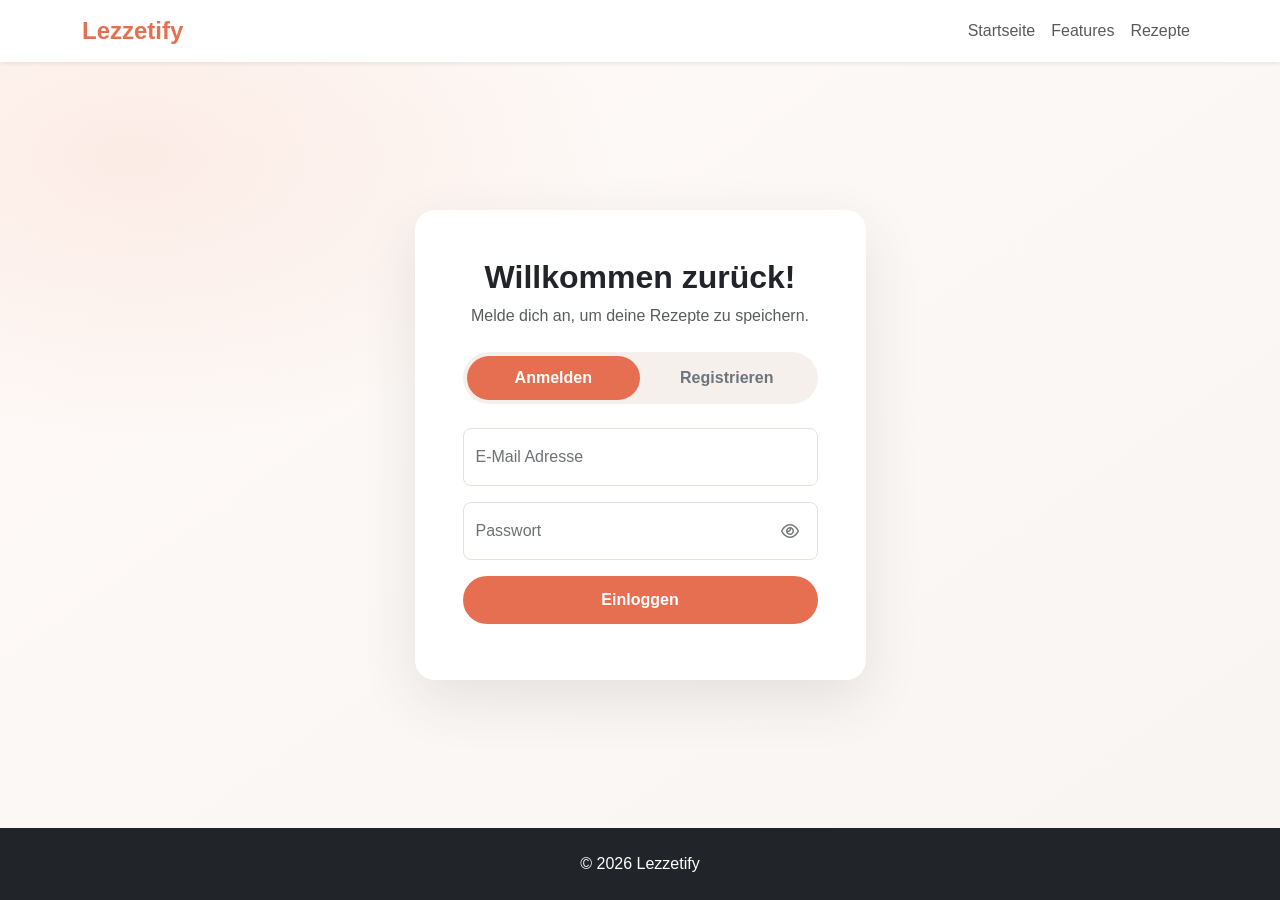
<file: login.html>
<!DOCTYPE html>
<html lang="de">

<head>
  <!-- Basis-HTML-Informationen: Zeichensatz, Viewport und Titel der Seite -->
  <meta charset="UTF-8">
  <meta name="viewport" content="width=device-width, initial-scale=1.0">
  <title>Login & Registrierung - Lezzetify</title>

  <!-- Externe Stylesheets für Layout, Icons und das globale Design -->
  <link href="library/css/bootstrap.min.css" rel="stylesheet">
  <link rel="stylesheet" href="library/css/all.min.css">
  <link rel="stylesheet" href="library/css/global.css">

  <!-- Eigenes Styling für die Authentifizierungsseite -->
  <link rel="stylesheet" href="styles/login.css">

  <!-- Favicon der App -->
  <link rel="icon" type="image/png" href="images/logo.png">
</head>

<body class="d-flex flex-column min-vh-100 bg-light">

  <!-- Navigationsleiste am oberen Rand der Seite -->
  <nav class="navbar navbar-expand-lg navbar-light bg-white shadow-sm sticky-top">
    <div class="container">
      <!-- Logo/Brand-Link zurück zur Startseite -->
      <a class="navbar-brand fw-bold" href="index.html">
        Lezzetify
      </a>

      <!-- Mobile-Menu-Button für kleine Bildschirme -->
      <button class="navbar-toggler" type="button" data-bs-toggle="collapse" data-bs-target="#navbarNav"
        aria-controls="navbarNav" aria-expanded="false" aria-label="Navigation umschalten">
        <span class="navbar-toggler-icon"></span>
      </button>

      <!-- Navigationsmenü mit den wichtigsten Verlinkungen -->
      <div class="collapse navbar-collapse" id="navbarNav">
        <ul class="navbar-nav ms-auto">
          <li class="nav-item">
            <a class="nav-link" href="index.html">Startseite</a>
          </li>
          <li class="nav-item">
            <a class="nav-link" href="index.html#features">Features</a>
          </li>
          <li class="nav-item">
            <a class="nav-link" href="index.html#rezepte">Rezepte</a>
          </li>
        </ul>
      </div>
    </div>
  </nav>

  <!-- Hauptbereich der Auth-Seite: Login und Registrierung in einer zentralen Karte -->
  <main class="flex-grow-1 d-flex align-items-center py-5 auth-main">
    <div class="container">
      <div class="row justify-content-center">
        <div class="col-md-8 col-lg-6 col-xl-5">

          <!-- Card mit dem eigentlichen Login-/Registrierungsformular -->
          <div class="card border-0 shadow-lg auth-card">
            <div class="card-body p-5">

              <!-- Überschrift über dem Formular -->
              <div class="text-center mb-4">
                <h2 class="fw-bold text-dark" id="auth-heading">Willkommen zurück!</h2>
                <p class="text-muted">Melde dich an, um deine Rezepte zu speichern.</p>
              </div>

              <!-- Tab-Navigation zum Wechseln zwischen Anmelden und Registrieren -->
              <ul class="nav nav-pills nav-justified mb-4" id="authTabs" role="tablist">
                <li class="nav-item" role="presentation">
                  <button class="nav-link active rounded-pill fw-bold" id="login-tab" data-bs-toggle="tab"
                    data-bs-target="#login-content" type="button" role="tab" aria-controls="login-content"
                    aria-selected="true">Anmelden</button>
                </li>
                <li class="nav-item" role="presentation">
                  <button class="nav-link rounded-pill fw-bold" id="register-tab" data-bs-toggle="tab"
                    data-bs-target="#register-content" type="button" role="tab" aria-controls="register-content"
                    aria-selected="false">Registrieren</button>
                </li>
              </ul>

              <!-- Inhalt der Tabs -->
              <div class="tab-content" id="authTabContent">

                <!-- LOGIN-FORMULAR -->
                <div class="tab-pane fade show active" id="login-content" role="tabpanel" aria-labelledby="login-tab">
                  <form id="login-form">

                    <!-- Bereich für Fehlermeldungen beim Login -->
                    <div id="error-message" class="alert alert-danger py-2 small auth-error" role="alert"
                      aria-live="assertive"></div>

                    <!-- E-Mail-Feld -->
                    <div class="form-floating mb-3">
                      <input type="email" class="form-control rounded-3" id="loginEmail" placeholder="name@example.com"
                        autocomplete="email" required>
                      <label for="loginEmail">E-Mail Adresse</label>
                    </div>

                    <!-- Passwort-Feld mit Sichtbarkeitsschalter -->
                    <div class="form-floating mb-3 auth-password-field">
                      <input type="password" class="form-control rounded-3" id="loginPassword" placeholder="Passwort"
                        autocomplete="current-password" required>
                      <label for="loginPassword">Passwort</label>
                      <button class="auth-password-toggle" type="button" data-password-toggle="loginPassword"
                        aria-label="Passwort anzeigen" aria-pressed="false">
                        <i class="far fa-eye" aria-hidden="true"></i>
                      </button>
                    </div>

                    <!-- Login-Button -->
                    <button class="btn btn-primary-custom w-100 py-2 fw-bold mb-2 auth-submit"
                      type="submit">Einloggen</button>

                  </form>
                </div>

                <!-- REGISTRIERUNGS-FORMULAR -->
                <div class="tab-pane fade" id="register-content" role="tabpanel" aria-labelledby="register-tab">
                  <form id="register-form">
                    <!-- Meldungsbereich für Erfolgs-/Fehlermeldungen bei der Registrierung -->
                    <div id="register-message" class="alert py-2 small d-none" role="status" aria-live="polite"></div>

                    <!-- Benutzername -->
                    <div class="form-floating mb-3">
                      <input type="text" class="form-control rounded-3" id="registerName" placeholder="Benutzername"
                        autocomplete="name" maxlength="40" required>
                      <label for="registerName">Benutzername</label>
                    </div>

                    <!-- E-Mail-Adresse für die Registrierung -->
                    <div class="form-floating mb-3">
                      <input type="email" class="form-control rounded-3" id="registerEmail" required
                        autocomplete="email" placeholder="name@example.com">
                      <label for="registerEmail">E-Mail Adresse</label>
                    </div>

                    <!-- Passwort mit Mindestlänge und Sichtbarkeits-Button -->
                    <div class="form-floating mb-3 auth-password-field">
                      <input type="password" class="form-control rounded-3" id="registerPassword" minlength="12"
                        maxlength="72" required autocomplete="new-password" placeholder="Passwort">
                      <button class="auth-password-toggle" type="button" data-password-toggle="registerPassword"
                        aria-label="Passwort anzeigen" aria-pressed="false">
                        <i class="far fa-eye" aria-hidden="true"></i>
                      </button>
                      <label for="registerPassword">Passwort</label>
                    </div>

                    <!-- Hinweis zur Mindestlänge -->
                    <p class="form-text mt-n2 mb-3">Mindestens 12 Zeichen</p>

                    <!-- Checkbox für Nutzungsbedingungen -->
                    <div class="form-check mb-4">
                      <input class="form-check-input" type="checkbox" id="termsCheck" required>
                      <label class="form-check-label small text-muted" for="termsCheck">
                        Ich akzeptiere die Nutzungsbedingungen.
                      </label>
                    </div>

                    <!-- Button zur Erstellung des Kontos -->
                    <button class="btn btn-primary-custom w-100 py-2 fw-bold auth-submit" type="submit">Konto
                      erstellen</button>
                  </form>
                </div>

              </div> <!-- Ende tab-content -->
            </div>
          </div>

        </div>
      </div>
    </div>
  </main>

  <!-- Fußbereich der Seite -->
  <footer class="bg-dark text-white py-4 mt-auto">
    <div class="container text-center">
      <p class="mb-0">&copy; 2026 Lezzetify</p>
    </div>
  </footer>

  <!-- JavaScript-Bibliotheken und eigene Login-Logik -->
  <script src="library/js/bootstrap.bundle.min.js"></script>
  <script src="login.js"></script>
</body>

</html>
</file>
<file: library/css/global.css>
/* Gemeinsame Designwerte und wiederverwendbare Komponenten aller Seiten. */
:root {
    --primary-color: #e76f51;
    --primary-hover: #d15b40;
    --secondary-color: #feca57;
    --dark-color: #2d3436;
    --light-bg: #f8f9fa;
}

html {
    scroll-behavior: smooth;
}

section {
    scroll-margin-top: 70px;
}

body {
    color: var(--dark-color);
    font-family: 'Poppins', sans-serif;
}

.navbar-brand {
    color: var(--primary-color) !important;
    font-size: 1.5rem;
    font-weight: 700;
}

.recipe-card {
    overflow: hidden;
    border-radius: 15px;
    transition: transform 0.3s ease, box-shadow 0.3s ease;
}

.recipe-card:hover {
    transform: translateY(-5px);
    box-shadow: 0 10px 20px rgba(0, 0, 0, 0.1) !important;
}

.recipe-img {
    height: 200px;
    object-fit: cover;
}

.btn-primary-custom {
    padding: 12px 30px;
    border: 0;
    border-radius: 50px;
    background-color: var(--primary-color);
    color: #fff;
    font-weight: 600;
    transition: all 0.3s ease;
}

.btn-primary-custom:hover {
    transform: translateY(-2px);
    background-color: var(--primary-hover);
    box-shadow: 0 5px 15px rgba(231, 111, 81, 0.4);
    color: #fff;
}

.text-primary-custom {
    color: var(--primary-color) !important;
}

.text-primary-custom:hover {
    color: var(--primary-hover) !important;
    text-decoration: underline !important;
}

.nav-pills .nav-link {
    color: #6c757d;
    transition: all 0.3s ease;
}

.nav-pills .nav-link.active,
.nav-pills .show > .nav-link {
    background-color: var(--primary-color) !important;
    color: #fff !important;
}

footer {
    padding: 30px 0;
    background-color: var(--dark-color);
    color: #fff;
}
</file>
<file: styles/landing.css>
/* Landing-Page-Styling für Startseite, Features und Rezeptkarussell */
/* Großes Einstiegsbild, Überschrift und primäre Handlungslinks */
.hero-section {
    display: flex;
    min-height: min(760px, calc(100svh - 4.5rem));
    align-items: center;
    padding: clamp(4rem, 8vw, 7rem) 0;
    background:
        radial-gradient(ellipse at 82% 18%, rgba(231, 111, 81, 0.13), transparent 30%),
        linear-gradient(135deg, #fff6f1 0%, #fff 72%);
}

.hero-title {
    margin: 0.8rem 0 1.1rem;
    font-size: clamp(2.65rem, 5vw, 4.25rem);
    font-weight: 700;
    letter-spacing: -0.055em;
    line-height: 1.08;
}

.hero-title span {
    color: var(--primary-color);
}

.hero-image {
    width: 100%;
    height: clamp(300px, 38vw, 470px);
    object-fit: cover;
    box-shadow: 0 1.5rem 3.5rem rgba(45, 52, 54, 0.16) !important;
}

.hero-eyebrow {
    display: inline-flex;
    align-items: center;
    padding: 0.5rem 0.85rem;
    border-radius: 999px;
    background: #fce9e1;
    color: #a94830;
    font-size: 0.82rem;
    font-weight: 700;
}

.hero-section .lead {
    max-width: 39rem;
    font-size: clamp(1.05rem, 1.5vw, 1.2rem);
    line-height: 1.7;
}

.hero-actions .btn {
    display: inline-flex;
    min-height: 3.25rem;
    align-items: center;
    justify-content: center;
}

.hero-secondary-link {
    padding: 0.5rem 0.25rem;
    color: #52595d;
    font-weight: 600;
    text-decoration: none;
}

.hero-secondary-link:hover,
.hero-secondary-link:focus-visible {
    color: var(--primary-hover);
    text-decoration: underline;
    text-underline-offset: 0.25rem;
}

/* Drei Feature-Karten erklären die zentralen Bereiche der Anwendung */
.feature-card {
    padding: 2rem 1.5rem;
    border: 0;
    border-radius: 1.15rem;
    background-color: #fff;
    transition: transform 0.2s ease, box-shadow 0.2s ease;
}

.feature-card:hover {
    transform: translateY(-4px);
    box-shadow: 0 15px 30px rgba(45, 52, 54, 0.09) !important;
}

.feature-icon {
    display: grid;
    width: 3.25rem;
    height: 3.25rem;
    margin: 0 auto 1.25rem;
    place-items: center;
    border-radius: 1rem;
    background: #fff0e9;
    color: var(--primary-color);
    font-size: 1.25rem;
}

/* Rezeptbilder und horizontal navigierbares Inspirationskarussell */
.recipe-img {
    display: block;
    width: 100%;
    height: 220px;
    object-fit: cover;
}

.landing-recipe-carousel {
    margin: 0 -0.5rem;
}

.landing-recipe-track {
    display: grid;
    grid-auto-columns: calc((100% - 2rem) / 3);
    grid-auto-flow: column;
    gap: 1rem;
    overflow-x: auto;
    padding: 0.6rem 0.5rem 1.25rem;
    overscroll-behavior-x: contain;
    scroll-padding-inline: 0.5rem;
    scroll-snap-type: x mandatory;
    scrollbar-color: var(--primary-color) #f1e7e2;
    scrollbar-width: thin;
    touch-action: pan-x pan-y;
}

.landing-recipe-track::-webkit-scrollbar {
    height: 0.45rem;
}

.landing-recipe-track::-webkit-scrollbar-track {
    border-radius: 999px;
    background: #f1e7e2;
}

.landing-recipe-track::-webkit-scrollbar-thumb {
    border-radius: 999px;
    background: var(--primary-color);
}

.landing-recipe-slide {
    min-width: 0;
    scroll-snap-align: start;
    scroll-snap-stop: always;
}

.landing-recipe-slide .recipe-card {
    border-radius: 1.1rem;
    background: #fff;
}

.landing-recipe-slide .card-body {
    padding: 1.35rem;
}

.landing-recipe-slide .card-title {
    min-height: 3rem;
    overflow-wrap: anywhere;
}

.landing-recipe-slide .card-text {
    line-height: 1.6;
}

.landing-recipe-slide .btn-primary-custom {
    margin-top: auto;
}

.landing-recipe-slide:focus-within .recipe-card {
    outline: 3px solid var(--primary-color);
    outline-offset: 3px;
}

/* Responsive Anpassungen für Tablets, kleine Displays und reduzierte Bewegung */
@media (max-width: 991.98px) {
    .landing-recipe-track {
        grid-auto-columns: calc((100% - 1rem) / 2);
    }
}

@media (max-width: 575.98px) {
    .hero-section {
        min-height: auto;
        padding: 3rem 0 3.5rem;
    }

    .hero-title {
        font-size: clamp(2.5rem, 11vw, 3.25rem);
    }

    .hero-image {
        height: 280px;
    }

    .hero-actions {
        align-items: stretch !important;
    }

    .hero-actions .btn {
        width: 100%;
    }

    .landing-recipe-track {
        grid-auto-columns: 88%;
        gap: 0.85rem;
        padding-bottom: 1rem;
    }

    .recipe-img {
        height: 210px;
    }

    .landing-recipe-slide .card-body {
        padding: 1.15rem;
    }
}

@media (prefers-reduced-motion: reduce) {
    .landing-recipe-track,
    .feature-card {
        scroll-behavior: auto;
        transition-duration: 0.01ms;
    }
}
</file>
<file: styles/dashboard.css>
/* Dashboard-Styling für Rezeptverwaltung, Favoriten, Kalender und Kalorienübersicht */
/* Grundfarben und Layout der Dashboard-Seite */
.dashboard-page {
    --dashboard-ink: #2d3436;
    --dashboard-muted: #72787c;
    --dashboard-line: #eee5df;
    --dashboard-surface: #fff;
    --dashboard-warm: #fff8f4;
    background: #faf8f6;
    color: var(--dashboard-ink);
}

.dashboard-navbar {
    border-bottom: 1px solid rgba(45, 52, 54, 0.06);
    box-shadow: 0 4px 18px rgba(45, 52, 54, 0.05);
}

.dashboard-navbar .container {
    min-height: 4.25rem;
}

.dashboard-navbar .nav-link {
    font-weight: 500;
}

.dashboard-navbar .nav-link:hover,
.dashboard-navbar .nav-link:focus {
    color: var(--primary-color);
}

.dashboard-main {
    padding-bottom: 4rem !important;
}

.dashboard-hero {
    position: relative;
    overflow: hidden;
    padding: clamp(1.5rem, 3vw, 2.5rem);
    border: 1px solid #f3e5dc;
    border-radius: 1.5rem;
    background:
        radial-gradient(ellipse at 92% 10%, rgba(231, 111, 81, 0.14), transparent 35%),
        linear-gradient(120deg, #fff 0%, #fff8f4 100%);
}

.dashboard-hero h1 {
    font-size: clamp(1.65rem, 3vw, 2.25rem);
    letter-spacing: -0.04em;
}

.dashboard-hero p {
    max-width: 42rem;
}

.dashboard-eyebrow {
    display: inline-flex;
    align-items: center;
    padding: 0.4rem 0.75rem;
    border-radius: 999px;
    background: #fce9e1;
    color: #a94830;
    font-size: 0.78rem;
    font-weight: 700;
    letter-spacing: 0.025em;
}

.dashboard-stat-card,
.meal-planner,
.recipe-toolbar,
.recipe-collection > .card {
    border: 1px solid var(--dashboard-line) !important;
    background: var(--dashboard-surface);
    box-shadow: 0 8px 26px rgba(45, 52, 54, 0.045);
}

/* Kennzahlenkarten oben im Dashboard */
.dashboard-stat-card {
    transition: transform 160ms ease, box-shadow 160ms ease;
}

.dashboard-stat-card-link {
    width: 100%;
    padding: 0;
    color: inherit;
    font: inherit;
    text-align: left;
    text-decoration: none;
}

.dashboard-stat-card-link#open-favorites-button .dashboard-stat-icon {
    background: #fff0ed;
    color: #d65b57;
}

.dashboard-stat-card-link:focus-visible {
    outline: 3px solid var(--primary-color);
    outline-offset: 3px;
}

/* Favoriten-Dialog mit Suche und Filtern */
.favorite-modal-dialog {
    max-width: 1120px;
}

.favorite-modal-content {
    overflow: hidden;
    border-radius: 1.4rem !important;
}

.favorite-modal-header {
    align-items: flex-start;
    gap: 1rem;
    padding: 1.5rem 1.75rem 1.25rem;
    border-bottom: 1px solid #f0e8e2;
    background:
        radial-gradient(ellipse at 100% 0%, rgba(231, 111, 81, 0.1), transparent 38%),
        #fff;
}

.favorite-modal-header .btn-close {
    flex: 0 0 auto;
    margin: 0.2rem 0 0 auto;
}

.favorite-view-header {
    display: flex;
    align-items: center;
    min-width: 0;
    flex: 1;
}

.favorite-modal-body {
    padding: 1.25rem 1.75rem 1.75rem;
}

.favorite-view-icon,
.favorite-empty-icon {
    display: grid;
    width: 3rem;
    height: 3rem;
    flex: 0 0 3rem;
    place-items: center;
    border-radius: 1rem;
    background: #fff0ed;
    color: #d65b57;
    font-size: 1.1rem;
}

.favorite-view-toolbar {
    display: flex;
    align-items: center;
    gap: 0.75rem;
    margin: 1.25rem 0;
}

.favorite-search {
    max-width: 24rem;
}

.favorite-search .input-group-text,
.favorite-search .form-control {
    min-height: 2.8rem;
    border-color: var(--dashboard-line);
    background: #fff;
}

.favorite-search .input-group-text {
    border-right: 0;
    border-radius: 0.75rem 0 0 0.75rem;
}

.favorite-search .form-control {
    border-left: 0;
    border-radius: 0 0.75rem 0.75rem 0;
}

.favorite-filter-group {
    display: flex;
    flex-wrap: wrap;
    gap: 0.35rem;
    padding: 0.25rem;
    border: 1px solid #eee7e2;
    border-radius: 999px;
    background: #faf8f6;
}

.favorite-filter-button {
    min-height: 2.1rem;
    padding: 0.4rem 0.8rem;
    border: 0;
    border-radius: 999px;
    background: transparent;
    color: #777e79;
    font-size: 0.78rem;
    font-weight: 650;
    transition: background 150ms ease, color 150ms ease, box-shadow 150ms ease;
}

.favorite-filter-button:hover {
    color: #a25436;
}

.favorite-filter-button.is-active {
    background: #fff;
    color: #a25436;
    box-shadow: 0 2px 6px rgba(45, 52, 54, 0.08);
}

.favorite-filter-button:focus-visible {
    outline: 2px solid var(--primary-color);
    outline-offset: 2px;
}

.favorite-view-count {
    margin-left: auto;
    color: #858b86;
    font-size: 0.8rem;
    font-weight: 650;
    white-space: nowrap;
}

.favorite-empty-state {
    display: grid;
    justify-items: center;
    padding: 2.5rem 1rem 2rem;
    text-align: center;
}

.favorite-empty-state[hidden],
.favorite-no-results[hidden] {
    display: none;
}

.favorite-empty-icon {
    width: 3.5rem;
    height: 3.5rem;
    margin-bottom: 1rem;
    border-radius: 1.15rem;
    font-size: 1.25rem;
}

.favorite-empty-state p {
    max-width: 27rem;
}

.favorite-recipe-grid .recipe-card,
.favorite-recipe-grid .community-recipe-card {
    animation: favorite-card-enter 220ms ease both;
}

@keyframes favorite-card-enter {
    from {
        transform: translateY(6px);
        opacity: 0;
    }

    to {
        transform: translateY(0);
        opacity: 1;
    }
}

.dashboard-stat-card:hover {
    transform: translateY(-2px);
    box-shadow: 0 12px 28px rgba(45, 52, 54, 0.08);
}

/* Symbolflächen und Kalorienkennzahlen der Dashboard-Übersicht */
.dashboard-stat-icon {
    display: grid;
    width: 3rem;
    height: 3rem;
    flex: 0 0 3rem;
    place-items: center;
    border-radius: 1rem;
    background: #fff0e9;
    color: var(--primary-color);
}

.dashboard-stat-value {
    color: var(--dashboard-ink);
    font-size: 1.65rem;
    line-height: 1.15;
}

.dashboard-calorie-summary {
    cursor: pointer;
}

.dashboard-calorie-summary-copy {
    min-width: 0;
}

.dashboard-calorie-summary-copy h2 {
    color: #777e79;
    font-weight: 650;
    text-transform: capitalize;
}

.dashboard-calorie-summary-copy .dashboard-stat-value {
    color: var(--primary-color);
    font-size: 1.45rem;
}

.dashboard-calorie-balance {
    display: block;
    color: #72787c;
    font-size: 0.76rem;
    font-weight: 650;
    line-height: 1.4;
}

.dashboard-calorie-summary.has-goal-comparison {
    border-color: hsl(var(--calorie-status-hue) 36% 77%) !important;
    background: hsl(var(--calorie-status-hue) 45% 97%);
    transition: border-color 300ms ease, background-color 300ms ease;
}

.dashboard-calorie-summary.has-goal-comparison .dashboard-stat-icon {
    background: hsl(var(--calorie-status-hue) 48% 91%);
    color: hsl(var(--calorie-status-hue) 58% 38%);
    transition: background-color 300ms ease, color 300ms ease;
}

.dashboard-calorie-summary.has-goal-comparison .dashboard-stat-value,
.dashboard-calorie-summary.has-goal-comparison .dashboard-calorie-balance {
    color: hsl(var(--calorie-status-hue) 52% 30%);
    transition: color 300ms ease;
}

.dashboard-calorie-summary.is-unavailable .dashboard-calorie-balance {
    color: #777e79;
}

.dashboard-stats h2 {
    font-weight: 600;
}

.meal-planner > .card-body {
    padding: clamp(1rem, 2.5vw, 1.75rem) !important;
}

.dashboard-section-heading h2 {
    letter-spacing: -0.025em;
}

/* Navigationsknöpfe und Zeitraumsteuerung des Wochenkalenders */
.calendar-toolbar {
    align-items: center;
}

.calendar-toolbar .btn {
    min-height: 2.6rem;
}

.calendar-toolbar #plan-previous,
.calendar-toolbar #plan-next {
    width: 2.6rem;
}

.calendar-toolbar #plan-period {
    width: auto;
    min-width: 7rem;
}

.calendar-toolbar #plan-view-date {
    width: auto;
    min-width: 9.5rem;
}

/* Zusammenfassung der ausgewählten Tage inklusive Kalorienvergleich */
.calendar-overview-heading {
    display: flex;
    align-items: center;
    justify-content: space-between;
    gap: 1rem;
    margin-bottom: 0.9rem;
}

.calendar-overview-range {
    color: var(--dashboard-muted);
    font-size: 0.88rem;
}

.calendar-overview-metrics {
    display: flex;
    flex-wrap: wrap;
    justify-content: flex-end;
    gap: 0.5rem;
}

.calendar-overview-count {
    display: inline-flex;
    min-height: 2.25rem;
    align-items: center;
    gap: 0.5rem;
    padding: 0.45rem 0.8rem;
    border: 1px solid var(--dashboard-line);
    border-radius: 999px;
    background: #f7f6f4;
    color: #777e79;
    font-size: 0.8rem;
    font-weight: 700;
    white-space: nowrap;
}

.calendar-overview-count.has-plans {
    border-color: #efddcf;
    background: #fff5ee;
    color: #975739;
}

.calendar-overview-count i {
    color: var(--primary-color);
}

.calendar-calorie-total {
    border-color: #f0dfc8;
    background: #fff8ed;
    color: #875b2b;
}

.calendar-calorie-total i {
    color: #e48a35;
}

.calendar-calorie-total.is-unavailable {
    border-color: #eee5df;
    background: #f7f6f4;
    color: #777e79;
}

.calendar-calorie-total.is-unavailable i {
    color: #999e99;
}

.calendar-calorie-total.has-goal-comparison {
    border-color: hsl(var(--calorie-status-hue) 36% 77%);
    background: hsl(var(--calorie-status-hue) 45% 95%);
    color: hsl(var(--calorie-status-hue) 52% 30%);
    transition: border-color 300ms ease, background-color 300ms ease, color 300ms ease;
}

.calendar-calorie-total.has-goal-comparison i {
    color: hsl(var(--calorie-status-hue) 58% 38%);
    transition: color 300ms ease;
}

/* Formular zum Einplanen eines gespeicherten Rezepts */
.planner-form-panel {
    padding: 1.15rem;
    border: 1px solid #f0e5df;
    border-radius: 1rem;
    background: #fffaf7;
}

/* Such- und Sortierbereich der persönlichen Rezeptsammlung */
.recipe-collection {
    scroll-margin-top: 5rem;
}

.recipe-collection-header {
    display: flex;
    align-items: center;
    gap: 1rem;
    padding: 1rem 1.25rem;
    border-bottom: 1px solid var(--dashboard-line);
    background:
        radial-gradient(ellipse at 98% 0%, rgba(231, 111, 81, 0.1), transparent 35%),
        #fff;
}

.recipe-collection-toggle {
    min-width: 0;
    flex: 1;
    padding: 0;
}

.collection-new-recipe-button {
    flex: 0 0 auto;
    padding: 0.65rem 1rem;
}

.recipe-toolbar .card-body {
    padding: 1rem !important;
}

.recipe-toolbar .input-group-text,
.recipe-toolbar .form-control,
.recipe-toolbar .form-select {
    min-height: 2.9rem;
    border-color: var(--dashboard-line);
    background-color: #fff;
}

.recipe-toolbar .input-group-text {
    border-right: 0;
    border-radius: 0.75rem 0 0 0.75rem;
}

.recipe-toolbar .input-group .form-control {
    border-left: 0;
    border-radius: 0 0.75rem 0.75rem 0;
}

.dashboard-page .form-control,
.dashboard-page .form-select {
    border-color: #e7e1dc;
    border-radius: 0.7rem;
}

.dashboard-page .form-control:focus,
.dashboard-page .form-select:focus {
    border-color: rgba(231, 111, 81, 0.7);
    box-shadow: 0 0 0 0.22rem rgba(231, 111, 81, 0.14);
}

.dashboard-page .btn-outline-primary {
    border-color: var(--primary-color);
    color: var(--primary-color);
}

.dashboard-page .btn-outline-primary:hover,
.dashboard-page .btn-outline-primary:focus-visible {
    border-color: var(--primary-color);
    background: var(--primary-color);
    color: #fff;
}

.dashboard-page .btn-primary-custom:disabled {
    opacity: 0.58;
    box-shadow: none;
    transform: none;
}

.recipe-dashboard-card,
/* Überschriften und Karten im Community-Bereich */
.community-recipe-card {
    border: 1px solid var(--dashboard-line) !important;
    box-shadow: 0 8px 26px rgba(45, 52, 54, 0.05) !important;
}

.recipe-dashboard-card:hover,
.community-recipe-card:hover {
    box-shadow: 0 14px 32px rgba(45, 52, 54, 0.1) !important;
}

.recipe-dashboard-card .card-body,
.community-recipe-card .card-body {
    padding: 1.25rem;
}

.recipe-dashboard-card .badge,
.community-recipe-card .badge {
    border-radius: 999px;
    background: #fff0e9 !important;
    color: #a94830 !important;
    font-weight: 600;
}

.recipe-dashboard-card .btn-outline-primary,
.community-recipe-card .btn-outline-primary {
    border-radius: 999px;
}

.recipe-dashboard-card .btn-outline-danger,
.community-recipe-card .btn-outline-danger,
.recipe-dashboard-card .btn-danger,
.community-recipe-card .btn-danger {
    border-radius: 999px;
}

.community-heading-panel {
    background:
        radial-gradient(ellipse at 98% 0%, rgba(231, 111, 81, 0.1), transparent 35%),
        #fff;
    color: var(--dashboard-ink);
    cursor: pointer;
    transition: background-color 160ms ease;
}

.community-heading-panel:hover,
.community-heading-panel:focus-visible {
    background-color: #fffaf7;
}

.community-heading-panel:focus-visible {
    outline: 2px solid var(--primary-color);
    outline-offset: -3px;
}

.community-heading-icon {
    display: grid;
    width: 2.8rem;
    height: 2.8rem;
    flex: 0 0 2.8rem;
    place-items: center;
    border-radius: 0.9rem;
    background: #fff0e9;
    color: var(--primary-color);
}

.community-heading-label {
    display: block;
    margin-bottom: 0.15rem;
    color: #a94830;
    font-size: 0.75rem;
    font-weight: 700;
    letter-spacing: 0.04em;
    text-transform: uppercase;
}

.community-toggle-icon {
    display: grid;
    width: 2.25rem;
    height: 2.25rem;
    flex: 0 0 2.25rem;
    place-items: center;
    border: 1px solid var(--dashboard-line);
    border-radius: 50%;
    background: #fff;
    color: var(--primary-color);
}

.community-toggle-icon i {
    transition: transform 180ms ease;
}

.community-toggle[aria-expanded="false"] .community-toggle-icon i {
    transform: rotate(-90deg);
}

.community-content {
    background: #fff;
}

/* Gemeinsame Rahmen- und Schattenregeln für Dashboard-Dialoge */
.dashboard-page .modal-content {
    border: 1px solid var(--dashboard-line) !important;
    box-shadow: 0 24px 70px rgba(45, 52, 54, 0.18) !important;
}

.confirmation-modal-dialog {
    max-width: 430px;
    padding: 0 0.5rem;
}

.confirmation-modal-content {
    border-radius: 1.5rem !important;
}

.confirmation-modal-content .modal-body {
    padding: 2rem;
}

.confirmation-modal-icon {
    display: grid;
    width: 4rem;
    height: 4rem;
    margin: 0 auto;
    place-items: center;
    border-radius: 1.25rem;
    background: #fff0e9;
    color: var(--primary-color);
    font-size: 1.5rem;
}

.confirmation-modal-icon.is-warning {
    background: #fff4dc;
    color: #a76b13;
}

.confirmation-modal-accept.is-danger {
    background: #bd5548;
    color: #fff;
}

.confirmation-modal-accept.is-danger:hover,
.confirmation-modal-accept.is-danger:focus-visible {
    background: #a94438;
    color: #fff;
}

.confirmation-modal-accept.is-warning {
    background: #b87920;
    color: #fff;
}

.confirmation-modal-accept.is-warning:hover,
.confirmation-modal-accept.is-warning:focus-visible {
    background: #986117;
    color: #fff;
}

.recipe-modal-dialog {
    max-width: 820px;
}

/* Dialog mit Formular, Eingabeprüfung und Live-Vorschau für das Kalorienziel */
.calorie-goal-dialog {
    max-width: 920px;
}

.calorie-goal-header {
    display: flex;
    align-items: center;
    gap: 1rem;
    padding: 1.5rem 1.75rem;
    border-bottom: 1px solid var(--dashboard-line);
    background:
        radial-gradient(ellipse at 95% 0%, rgba(231, 111, 81, 0.12), transparent 40%),
        #fffaf7;
}

.calorie-goal-header .modal-title {
    color: var(--dashboard-ink);
}

.calorie-goal-body {
    padding: 1.5rem 2rem 1.75rem;
    background:
        radial-gradient(ellipse at 8% 0%, rgba(231, 111, 81, 0.06), transparent 35%),
        #fffdfa;
}

.calorie-goal-notice {
    display: flex;
    align-items: flex-start;
    gap: 0.6rem;
    margin-bottom: 1.35rem;
    padding: 0.75rem 0.95rem;
    border: 1px solid #f1e2d9;
    border-radius: 0.9rem;
    background: #fff8f1;
    color: #625b55;
    font-size: 0.78rem;
    line-height: 1.5;
}

.calorie-goal-notice i {
    margin-top: 0.15rem;
    color: var(--primary-color);
}

.calorie-goal-section-heading {
    display: flex;
    align-items: center;
    gap: 0.75rem;
    margin: 0.15rem 0 1.1rem;
}

.calorie-goal-section-icon {
    display: grid;
    width: 2.5rem;
    height: 2.5rem;
    flex: 0 0 2.5rem;
    place-items: center;
    border-radius: 0.8rem;
    background: #fff0e9;
    color: var(--primary-color);
}

.calorie-goal-section-heading h3 {
    margin: 0;
    color: #684536;
    font-size: 1rem;
    font-weight: 750;
}

.calorie-goal-section-heading p {
    margin: 0.15rem 0 0;
    color: #858b86;
    font-size: 0.78rem;
}

.calorie-goal-form .form-label {
    margin-bottom: 0.45rem;
    color: #684536;
    font-size: 0.8rem;
    font-weight: 750;
}

.calorie-goal-form .form-control,
.calorie-goal-form .form-select,
.calorie-goal-form .input-group-text {
    min-height: 3rem;
    border-color: #e9e2dc;
    border-radius: 0.85rem;
    background-color: #fff;
    font-size: 0.86rem;
}

.calorie-goal-form .input-group .form-control {
    border-top-right-radius: 0;
    border-bottom-right-radius: 0;
}

.calorie-goal-form .input-group .input-group-text {
    border-top-left-radius: 0;
    border-bottom-left-radius: 0;
    background: #faf6f2;
    color: #706a65;
    font-size: 0.82rem;
    font-weight: 650;
}

.calorie-goal-form .form-control:focus,
.calorie-goal-form .form-select:focus {
    border-color: rgba(231, 111, 81, 0.7);
    box-shadow: 0 0 0 0.22rem rgba(231, 111, 81, 0.14);
}

.calorie-goal-form .form-text {
    color: #85817d;
    font-size: 0.73rem;
}

.calorie-goal-main-grid {
    display: grid;
    grid-template-columns: minmax(0, 1.25fr) minmax(250px, 0.8fr);
    align-items: stretch;
    gap: 1.35rem;
}

.calorie-goal-inputs {
    min-width: 0;
    padding: 1.25rem;
    border: 1px solid #f0e9e3;
    border-radius: 1.15rem;
    background: rgba(255, 255, 255, 0.82);
    box-shadow: 0 8px 26px rgba(155, 83, 57, 0.045);
}

.calorie-goal-preview {
    position: relative;
    display: flex;
    min-height: 100%;
    flex-direction: column;
    justify-content: center;
    gap: 1rem;
    overflow: hidden;
    padding: 1.45rem;
    border: 1px solid rgba(255, 255, 255, 0.12);
    border-radius: 1.2rem;
    background:
        radial-gradient(ellipse at 100% 0%, rgba(254, 202, 87, 0.42), transparent 43%),
        linear-gradient(145deg, #fff5e8 0%, #fff0e8 58%, #fbe2d7 100%);
    box-shadow: 0 18px 34px rgba(155, 83, 57, 0.14);
    color: #725344;
    line-height: 1.55;
    transition: background-color 180ms ease, box-shadow 180ms ease;
}

.calorie-goal-preview::after {
    position: absolute;
    right: -3.2rem;
    bottom: -5.2rem;
    width: 13rem;
    height: 13rem;
    border: 1px solid rgba(231, 111, 81, 0.15);
    border-radius: 50%;
    box-shadow: 0 0 0 1.2rem rgba(231, 111, 81, 0.035), 0 0 0 2.4rem rgba(231, 111, 81, 0.025);
    content: "";
    pointer-events: none;
}

.calorie-goal-preview.has-value {
    box-shadow: 0 20px 40px rgba(155, 83, 57, 0.18), 0 0 0 3px rgba(231, 111, 81, 0.16);
}

.calorie-goal-result-icon,
.calorie-goal-preview-empty-icon {
    z-index: 1;
    display: grid;
    width: 3rem;
    height: 3rem;
    flex: 0 0 3rem;
    place-items: center;
    border: 1px solid rgba(231, 111, 81, 0.13);
    border-radius: 1rem;
    background: rgba(231, 111, 81, 0.1);
    color: var(--primary-hover);
    font-size: 1.1rem;
    text-align: center;
}

.calorie-goal-preview-empty-icon {
    background: rgba(231, 111, 81, 0.08);
    color: #b65b45;
}

.calorie-goal-result-copy {
    z-index: 1;
    display: flex;
    min-width: 0;
    flex-direction: column;
    align-items: flex-start;
    gap: 0.2rem;
}

.calorie-goal-result-label {
    color: #b9513c;
    font-size: 0.68rem;
    font-weight: 800;
    letter-spacing: 0.1em;
    text-transform: uppercase;
}

.calorie-goal-result-copy > strong {
    color: #684536;
    font-size: clamp(2.15rem, 4vw, 3.1rem);
    font-weight: 800;
    letter-spacing: -0.065em;
    line-height: 1;
}

.calorie-goal-result-unit {
    margin-top: 0.2rem;
    color: #816957;
    font-size: 0.8rem;
    font-weight: 600;
}

.calorie-goal-result-details {
    display: grid;
    width: 100%;
    gap: 0.65rem;
    margin-top: 0.5rem;
    padding-top: 1rem;
    border-top: 1px solid rgba(174, 105, 78, 0.2);
    color: #725344;
    font-size: 0.77rem;
}

.calorie-goal-result-details > span {
    display: flex;
    align-items: center;
    justify-content: space-between;
    gap: 0.7rem;
}

.calorie-goal-result-details strong {
    color: #684536;
    font-size: 0.78rem;
    font-weight: 750;
    text-align: right;
}

.calorie-goal-actions .btn-primary-custom {
    min-height: 2.8rem;
    padding-inline: 1.3rem;
    border: 1px solid var(--primary-color);
    background: linear-gradient(135deg, var(--primary-color), #ed805f);
    box-shadow: 0 8px 18px rgba(231, 111, 81, 0.2);
    transition: transform 160ms ease, box-shadow 160ms ease, background 160ms ease;
}

.calorie-goal-actions .btn-primary-custom:hover,
.calorie-goal-actions .btn-primary-custom:focus-visible {
    border-color: var(--primary-hover);
    background: var(--primary-hover);
    box-shadow: 0 10px 22px rgba(231, 111, 81, 0.3);
    color: #fff;
    transform: translateY(-1px);
}

.calorie-goal-actions .btn-primary-custom:focus-visible,
.calorie-goal-actions .btn:focus-visible {
    outline: 3px solid rgba(231, 111, 81, 0.25);
    outline-offset: 2px;
}

.calorie-goal-actions .btn-primary-custom:disabled {
    border-color: #e7a08e;
    background: #e7a08e;
    box-shadow: none;
    transform: none;
}

.calorie-goal-close-button {
    min-height: 2.8rem;
    padding-inline: 1.1rem;
    border: 1px solid #e8e1db;
    background: #fff;
    color: #725344;
    font-weight: 650;
    transition: border-color 160ms ease, background 160ms ease, color 160ms ease;
}

.calorie-goal-close-button:hover,
.calorie-goal-close-button:focus-visible {
    border-color: #d9d0c8;
    background: #f8f4f0;
    color: #684536;
}

.calorie-goal-reset-button {
    min-height: 2.8rem;
    padding-inline: 1.1rem;
    border: 1px solid #f0d7d1;
    background: #fff8f6;
    color: #a75454;
    font-weight: 650;
    transition: background 160ms ease, border-color 160ms ease, color 160ms ease;
}

.calorie-goal-reset-button:hover,
.calorie-goal-reset-button:focus-visible {
    border-color: #b64c52;
    background: #b64c52;
    color: #fff;
}

.calorie-goal-reset-button:disabled {
    opacity: 0.6;
}

.calorie-goal-validation-summary {
    display: flex;
    align-items: center;
    gap: 0.65rem;
    margin-bottom: 1rem;
    padding: 0.8rem 1rem;
    border: 1px solid #efc9c2;
    border-radius: 0.8rem;
    background: #fff1ee;
    color: #963c34;
    font-size: 0.84rem;
    font-weight: 650;
}

.calorie-goal-validation-summary[hidden] {
    display: none !important;
}

.calorie-goal-form .calorie-goal-field.has-error .form-label {
    color: #a63f36;
}

.calorie-goal-form .form-control.is-invalid,
.calorie-goal-form .form-select.is-invalid,
.calorie-goal-form .input-group .form-control.is-invalid {
    border-color: #c84f45;
    background-color: #fff9f8;
    box-shadow: 0 0 0 0.18rem rgba(200, 79, 69, 0.12);
}

.calorie-goal-form .form-control.is-invalid:focus,
.calorie-goal-form .form-select.is-invalid:focus {
    border-color: #b9433a;
    box-shadow: 0 0 0 0.22rem rgba(200, 79, 69, 0.16);
}

.calorie-goal-form .calorie-goal-field .invalid-feedback {
    margin-top: 0.35rem;
    color: #a63f36;
    font-size: 0.75rem;
    font-weight: 600;
}

.calorie-goal-form .calorie-goal-field.has-error .invalid-feedback {
    display: block;
}

.calorie-goal-actions {
    display: flex;
    flex-wrap: wrap;
    justify-content: flex-end;
    gap: 0.6rem;
    margin-top: 1.25rem;
    padding-top: 1.15rem;
    border-top: 1px solid var(--dashboard-line);
}

.calorie-goal-actions [hidden] {
    display: none !important;
}

/* Erstellen- und Bearbeiten-Dialog für Rezepte */
.recipe-modal-content {
    overflow: hidden;
}

.recipe-modal-header {
    display: flex;
    align-items: center;
    gap: 1rem;
    padding: 1.5rem 1.75rem;
    border-bottom: 1px solid var(--dashboard-line);
    background:
        radial-gradient(ellipse at 95% 0%, rgba(231, 111, 81, 0.12), transparent 40%),
        #fffaf7;
}

.recipe-modal-icon,
.recipe-upload-icon,
.community-share-icon {
    display: grid;
    flex: 0 0 auto;
    place-items: center;
    border-radius: 1rem;
    background: #fff0e9;
    color: var(--primary-color);
}

.recipe-modal-icon {
    width: 3.25rem;
    height: 3.25rem;
    font-size: 1.2rem;
}

.recipe-modal-body {
    max-height: min(74vh, 52rem);
    overflow-y: auto;
    padding: 1.5rem 1.75rem;
}

.recipe-form-section + .recipe-form-section {
    margin-top: 1.5rem;
    padding-top: 1.5rem;
    border-top: 1px solid var(--dashboard-line);
}

.recipe-form-section-heading {
    display: flex;
    align-items: center;
    gap: 0.8rem;
    margin-bottom: 1rem;
}

.recipe-form-section-heading h5 {
    font-size: 1rem;
    font-weight: 700;
}

.recipe-form-step {
    display: grid;
    width: 2.4rem;
    height: 2.4rem;
    flex: 0 0 2.4rem;
    place-items: center;
    border-radius: 0.8rem;
    background: #fff0e9;
    color: #a94830;
    font-size: 0.75rem;
    font-weight: 800;
}

.recipe-modal-body .form-floating > .form-control,
.recipe-modal-body textarea.form-control {
    border-color: #e7e1dc;
    background-color: #fff;
}

.recipe-modal-body .form-floating > .form-control:focus,
.recipe-modal-body textarea.form-control:focus {
    border-color: rgba(231, 111, 81, 0.7);
    box-shadow: 0 0 0 0.22rem rgba(231, 111, 81, 0.14);
}

.recipe-upload-panel {
    display: flex;
    align-items: center;
    gap: 0.9rem;
    padding: 1rem;
    border: 1px dashed #e2cfc4;
    border-radius: 1rem;
    background: #fffaf7;
    cursor: pointer;
    transition: border-color 160ms ease, background-color 160ms ease;
}

.recipe-upload-panel:hover,
.recipe-upload-panel:focus-within {
    border-color: var(--primary-color);
    background: #fff5ef;
}

.recipe-upload-icon {
    width: 2.75rem;
    height: 2.75rem;
    border-radius: 0.85rem;
}

.recipe-file-input {
    position: absolute;
    width: 1px;
    height: 1px;
    overflow: hidden;
    clip: rect(0, 0, 0, 0);
    white-space: nowrap;
    clip-path: inset(50%);
}

.recipe-upload-panel:focus-within {
    outline: 2px solid rgba(231, 111, 81, 0.35);
    outline-offset: 2px;
}

.recipe-upload-preview {
    max-height: 14rem;
    border: 1px solid var(--dashboard-line);
    background: #fff;
}

.community-share-card {
    display: flex;
    align-items: center;
    gap: 0.85rem;
    padding: 1rem;
    border: 1px solid #e6e9e2;
    border-radius: 1rem;
    background: #fbfcf8;
    cursor: pointer;
    transition: border-color 160ms ease, background-color 160ms ease, box-shadow 160ms ease;
}

.community-share-card:focus-within {
    outline: 2px solid rgba(89, 130, 91, 0.3);
    outline-offset: 2px;
}

.community-share-card:has(.community-share-checkbox:checked) {
    border-color: #8eaf91;
    background: #f1f7ef;
    box-shadow: 0 0 0 3px rgba(89, 130, 91, 0.08);
}

.community-share-checkbox {
    width: 1.2rem;
    height: 1.2rem;
    flex: 0 0 1.2rem;
    margin: 0;
    accent-color: #5b825d;
}

.community-share-icon {
    width: 2.6rem;
    height: 2.6rem;
    border-radius: 0.8rem;
    background: #e8f1e5;
    color: #4f7653;
}

.community-share-copy {
    display: grid;
    flex: 1;
    gap: 0.2rem;
}

.community-share-copy strong {
    color: #344d37;
}

.community-share-copy > span {
    color: #68756a;
    font-size: 0.82rem;
    line-height: 1.45;
}

.community-share-status {
    padding: 0.3rem 0.65rem;
    border-radius: 999px;
    background: #edf0ea;
    color: #65715f;
    font-size: 0.72rem;
    font-weight: 700;
}

.community-share-card:has(.community-share-checkbox:checked) .community-share-status {
    background: #dcebd8;
    color: #3e6744;
}

.recipe-nutrition-note {
    padding: 0.75rem 0.9rem;
    border-radius: 0.75rem;
    background: #f7f5f1;
    color: #73756e;
    font-size: 0.8rem;
}

.recipe-nutrition-note i {
    color: #a97849;
}

.recipe-modal-actions {
    display: flex;
    justify-content: flex-end;
    gap: 0.5rem;
    margin-top: 1.5rem;
    padding-top: 1.25rem;
    border-top: 1px solid var(--dashboard-line);
}

.recipe-dashboard-card {
    border-radius: 15px;
    background: #fff;
}

.recipe-dashboard-card .card-body {
    padding: 1.4rem;
}

.recipe-dashboard-card .card-title {
    overflow-wrap: anywhere;
    color: var(--dark-color);
    font-size: 1.2rem;
    font-weight: 700;
}

.recipe-ingredients,
.recipe-instructions p {
    overflow-wrap: anywhere;
    color: #62686d;
}

.recipe-ingredients {
    margin: 0;
    font-size: 0.9rem;
}

.recipe-nutrition {
    padding: 0.8rem;
    margin-top: 0.85rem;
    border: 1px solid #f3e9e3;
    border-radius: 0.75rem;
    background: #fffaf6;
    font-size: 0.85rem;
}

.recipe-nutrition-grid {
    display: grid;
    grid-template-columns: repeat(2, minmax(0, 1fr));
    gap: 0.55rem 0.8rem;
}

.recipe-nutrition-grid > div {
    display: flex;
    justify-content: space-between;
    gap: 0.5rem;
}

.recipe-nutrition-grid small {
    color: #62686d;
}

.recipe-nutrition-grid strong {
    text-align: right;
}

.recipe-instructions {
    margin-top: 0.85rem;
    color: var(--primary-color);
    font-weight: 600;
}

.recipe-instructions summary {
    cursor: pointer;
}

.recipe-instructions p {
    margin: 0.6rem 0 0;
    font-weight: 400;
    white-space: pre-wrap;
}

.recipe-empty-logo {
    width: 500px;
    opacity: 0.4;
}

/* Rezeptbilder, Cover-Vorschau und ergänzende Rezeptdarstellung */
.community-search {
    width: min(100%, 24rem);
}

.community-recipe-card .recipe-img {
    height: 200px;
    object-fit: cover;
}

.recipe-cover-placeholder {
    display: grid;
    place-items: center;
    background:
        radial-gradient(circle at 50% 45%, rgba(231, 111, 81, 0.13), transparent 3.75rem),
        linear-gradient(135deg, #fff5ef, #f8ebe3);
    color: var(--primary-color);
}

.recipe-cover-placeholder i {
    font-size: 3rem;
    opacity: 0.85;
}

.community-detail-image {
    display: block;
    width: 100%;
    max-height: 22rem;
    border-radius: 1rem;
    object-fit: cover;
}

.recipe-upload-preview {
    display: block;
    width: min(100%, 24rem);
    max-height: 16rem;
    border-radius: 0.75rem;
    object-fit: cover;
}

.recipe-favorite-button {
    white-space: nowrap;
}

/* Wochenkalender, Tageskarten und private iCal-Verknüpfung */
.meal-plan-calendar {
    display: grid;
    gap: 0.7rem;
    padding-bottom: 0.25rem;
}

.meal-plan-calendar.is-week {
    grid-template-columns: repeat(7, minmax(0, 1fr));
}

.meal-plan-calendar.is-day {
    grid-template-columns: minmax(0, 1fr);
}

.meal-calendar-day {
    min-width: 0;
    min-height: 10.5rem;
    padding: 0.8rem;
    border: 1px solid var(--dashboard-line);
    border-radius: 1rem;
    background: #fff;
    box-shadow: 0 3px 12px rgba(45, 52, 54, 0.025);
    transition: border-color 160ms ease, box-shadow 160ms ease, background 160ms ease;
}

.meal-calendar-day.has-meals {
    border-color: #f0dfd5;
}

.meal-calendar-day.is-today {
    border-color: rgba(231, 111, 81, 0.65);
    background: #fffaf7;
    box-shadow: inset 0 0 0 1px rgba(231, 111, 81, 0.35), 0 4px 14px rgba(45, 52, 54, 0.04);
}

.meal-calendar-heading {
    display: flex;
    width: 100%;
    min-width: 0;
    flex-wrap: wrap;
    align-items: center;
    justify-content: space-between;
    gap: 0.3rem 0.5rem;
    margin: 0 0 0.65rem;
    padding: 0 0 0.6rem;
    border: 0;
    border-bottom: 1px solid #f0eae5;
    background: transparent;
    color: var(--dashboard-ink);
    text-align: left;
    cursor: pointer;
}

.meal-calendar-heading:not(:disabled):hover .meal-calendar-weekday,
.meal-calendar-heading:not(:disabled):hover time {
    color: var(--primary-color);
}

.meal-calendar-heading:disabled {
    cursor: default;
}

.meal-calendar-heading:focus-visible {
    outline: 2px solid var(--primary-color);
    outline-offset: 2px;
}

.meal-calendar-weekday {
    min-width: 0;
    overflow: hidden;
    color: #39433d;
    font-size: 0.88rem;
    font-weight: 750;
    text-overflow: ellipsis;
    text-transform: capitalize;
    white-space: nowrap;
}

.meal-calendar-heading time {
    color: #858b86;
    font-size: 0.75rem;
    font-weight: 600;
    white-space: nowrap;
}

.meal-calendar-day-count {
    display: inline-flex;
    min-height: 1.45rem;
    align-items: center;
    padding: 0.2rem 0.48rem;
    border-radius: 999px;
    background: #f4f4f2;
    color: #7a807b;
    font-size: 0.66rem;
    font-weight: 700;
    white-space: nowrap;
}

.meal-calendar-day-count.has-meals {
    background: #fff0e8;
    color: #9b5535;
}

.meal-calendar-meal-list {
    display: grid;
    gap: 0.45rem;
}

.meal-plan-calendar.is-day .meal-calendar-meal-list {
    grid-template-columns: repeat(2, minmax(0, 1fr));
    gap: 0.65rem;
}

.meal-calendar-event {
    display: flex;
    flex-wrap: wrap;
    min-width: 0;
    min-height: 2.45rem;
    align-items: center;
    gap: 0.35rem;
    padding: 0.35rem 0.4rem 0.35rem 0.6rem;
    border: 1px solid #f1e7df;
    border-left: 3px solid var(--primary-color);
    border-radius: 0.7rem;
    background: #fffaf7;
    transition: border-color 150ms ease, background 150ms ease;
}

.meal-calendar-event:hover {
    border-color: #e8cbbb;
    background: #fff5ef;
}

.meal-calendar-event-title {
    order: 1;
    min-width: 0;
    flex: 1;
    overflow: hidden;
    color: #555e58;
    font-size: 0.73rem;
    font-weight: 650;
    line-height: 1.35;
    text-overflow: ellipsis;
    white-space: nowrap;
}

.meal-calendar-event-servings {
    order: 3;
    flex: 0 0 100%;
    padding-left: 0.1rem;
    color: #858b86;
    font-size: 0.65rem;
    line-height: 1.2;
}

.meal-calendar-remove {
    order: 2;
    display: grid;
    width: 1.7rem;
    height: 1.7rem;
    flex: 0 0 1.7rem;
    place-items: center;
    border: 0;
    border-radius: 0.5rem;
    background: transparent;
    color: #9b8580;
    font-size: 0.75rem;
    opacity: 0.7;
    transition: background 150ms ease, color 150ms ease, opacity 150ms ease;
}

.meal-calendar-remove:hover,
.meal-calendar-remove:focus-visible {
    background: #fae8e4;
    color: #a94442;
    opacity: 1;
}

.meal-calendar-remove:focus-visible {
    outline: 2px solid #b64c52;
    outline-offset: 1px;
}

.meal-calendar-more {
    display: inline-flex;
    min-height: 2rem;
    align-items: center;
    justify-content: space-between;
    gap: 0.35rem;
    margin-top: 0.35rem;
    padding: 0.35rem 0.2rem;
    border: 0;
    background: transparent;
    color: #a25436;
    font-size: 0.7rem;
    font-weight: 700;
    text-align: left;
    cursor: pointer;
}

.meal-calendar-more:hover {
    color: #7e3d27;
    text-decoration: underline;
    text-underline-offset: 0.15rem;
}

.meal-calendar-more:focus-visible {
    border-radius: 0.25rem;
    outline: 2px solid var(--primary-color);
    outline-offset: 2px;
}

.meal-calendar-empty {
    margin: 0.25rem 0 0;
    color: #a3a8a4;
    font-size: 0.75rem;
}

.meal-plan-calendar.is-day .meal-calendar-day {
    min-height: 0;
    padding: 1rem;
}

.meal-plan-calendar.is-day .meal-calendar-heading {
    justify-content: flex-start;
    gap: 0.55rem;
    margin-bottom: 0.85rem;
}

.meal-plan-calendar.is-day .meal-calendar-weekday {
    font-size: 1rem;
}

.meal-plan-calendar.is-day .meal-calendar-heading time {
    margin-right: auto;
    font-size: 0.86rem;
}

.meal-plan-calendar.is-day .meal-calendar-event {
    min-height: 3rem;
    padding: 0.55rem 0.65rem 0.55rem 0.85rem;
}

.meal-plan-calendar.is-day .meal-calendar-event-title {
    font-size: 0.88rem;
    white-space: normal;
}

.meal-plan-calendar.is-day .meal-calendar-remove {
    width: 2rem;
    height: 2rem;
    flex-basis: 2rem;
    background: #fff;
    opacity: 1;
}

/* Einkaufsliste und Kalender-Abonnement unterhalb des Wochenplans */
.meal-planner {
    background: #fff;
}

.shopping-list-panel {
    border-color: var(--dashboard-line) !important;
    background: #fffaf7 !important;
}

.shopping-list:empty {
    display: none;
}

.shopping-list {
    padding-left: 1.25rem;
}

.shopping-list li + li {
    margin-top: 0.35rem;
}

.calendar-subscription {
    border-color: var(--dashboard-line);
    border-left: 1px solid #e5e7eb;
}

.calendar-subscription #calendar-feed-url {
    min-width: 0;
    font-size: 0.85rem;
}

/* Tablet- und Smartphone-Layouts: Spalten reduzieren und Bedienelemente stapeln */
@media (max-width: 1199.98px) {
    .meal-plan-calendar.is-week {
        grid-template-columns: repeat(4, minmax(0, 1fr));
    }
}

@media (max-width: 767.98px) {
    .dashboard-main {
        padding-top: 1.25rem !important;
    }

    .favorite-modal-header {
        padding: 1.15rem 1rem 1rem;
    }

    .favorite-view-toolbar {
        align-items: stretch;
        flex-direction: column;
        gap: 0.65rem;
    }

    .favorite-filter-group {
        align-self: flex-start;
        max-width: 100%;
        overflow-x: auto;
        border-radius: 0.85rem;
    }

    .favorite-filter-button {
        white-space: nowrap;
    }

    .favorite-search {
        max-width: none;
    }

    .favorite-view-count {
        margin-left: 0;
    }

    .favorite-modal-body {
        padding: 1rem;
    }

    .calorie-goal-header,
    .calorie-goal-body {
        padding: 1.15rem 1rem;
    }

    .calorie-goal-actions {
        flex-direction: column-reverse;
    }

    .calorie-goal-actions .btn {
        width: 100%;
        margin: 0 !important;
    }

    .calorie-goal-main-grid {
        grid-template-columns: minmax(0, 1fr);
        gap: 1rem;
    }

    .calorie-goal-inputs {
        padding: 1rem;
    }

    .calorie-goal-preview {
        min-height: 15rem;
        padding: 1.25rem;
    }

    .calorie-goal-result-icon,
    .calorie-goal-preview-empty-icon {
        width: 2.7rem;
        height: 2.7rem;
        flex-basis: 2.7rem;
    }

    .calorie-goal-result-details > span {
        align-items: flex-start;
        flex-direction: column;
        gap: 0.1rem;
    }

    .calendar-overview-heading {
        align-items: flex-start;
    }

    .calendar-overview-metrics {
        justify-content: flex-start;
    }

    .meal-plan-calendar.is-day .meal-calendar-meal-list {
        grid-template-columns: minmax(0, 1fr);
    }

    .dashboard-hero {
        align-items: stretch !important;
        border-radius: 1.1rem;
    }

    .calendar-toolbar {
        display: grid !important;
        grid-template-columns: repeat(3, minmax(0, 1fr));
    }

    .calendar-toolbar #plan-period,
    .calendar-toolbar #plan-view-date {
        width: 100%;
        min-width: 0;
    }

    .meal-plan-calendar.is-week {
        grid-template-columns: repeat(2, minmax(0, 1fr));
    }

    .calendar-subscription {
        border-top: 1px solid #e5e7eb;
        border-left: 0;
        padding-top: 1rem;
    }

    .community-content .community-search {
        width: 100%;
    }

    .recipe-collection-header {
        align-items: stretch;
        flex-direction: column;
        gap: 0.75rem;
    }

    .collection-new-recipe-button {
        align-self: stretch;
    }

    .recipe-modal-header,
    .recipe-modal-body {
        padding-right: 1.15rem;
        padding-left: 1.15rem;
    }

    .community-share-status {
        display: none;
    }
}

@media (max-width: 419.98px) {
    .meal-plan-calendar.is-week {
        grid-template-columns: minmax(0, 1fr);
    }

    .calendar-overview-heading {
        flex-direction: column;
        gap: 0.6rem;
    }

    .dashboard-stat-icon {
        width: 2.65rem;
        height: 2.65rem;
        flex-basis: 2.65rem;
    }

    .planner-form-panel {
        padding: 0.9rem;
    }
}

@media (prefers-reduced-motion: reduce) {
    .dashboard-stat-card,
    .dashboard-page *,
    .dashboard-page *::before,
    .dashboard-page *::after {
        scroll-behavior: auto !important;
        transition-duration: 0.01ms !important;
        animation-duration: 0.01ms !important;
        animation-iteration-count: 1 !important;
    }
}

/* Eigene Toast-Meldungen mit Fortschrittsanzeige und Schließen-Schaltfläche */
.dashboard-toast {
    position: fixed;
    z-index: 1090;
    top: 1rem;
    right: max(1rem, env(safe-area-inset-right));
    display: flex;
    width: min(25rem, calc(100vw - 2rem));
    align-items: center;
    gap: 0.9rem;
    overflow: hidden;
    padding: 1rem 2.8rem 1rem 1rem;
    transform: translateY(-0.75rem);
    border: 1px solid #e8eee7;
    border-radius: 1rem;
    background: rgba(255, 255, 255, 0.98);
    box-shadow: 0 1rem 3rem rgba(35, 48, 39, 0.18);
    opacity: 0;
    pointer-events: none;
    transition: opacity 180ms ease, transform 180ms ease;
    backdrop-filter: blur(12px);
}

.dashboard-toast[hidden] {
    display: none;
}

.dashboard-toast.is-visible {
    transform: translateY(0);
    opacity: 1;
    pointer-events: auto;
}

.dashboard-toast-icon {
    display: grid;
    width: 2.65rem;
    height: 2.65rem;
    flex: 0 0 2.65rem;
    place-items: center;
    border-radius: 0.85rem;
    background: #eaf5e9;
    color: #43834b;
    font-size: 1rem;
}

.dashboard-toast.is-error {
    border-color: #f0d7d4;
}

.dashboard-toast.is-error .dashboard-toast-icon {
    background: #fff0ee;
    color: #b94a48;
}

.dashboard-toast.is-error .dashboard-toast-copy strong {
    color: #6f302d;
}

.dashboard-toast.is-error .dashboard-toast-progress {
    background: linear-gradient(90deg, #c6534e, #e99a83);
}

.dashboard-toast-copy {
    display: grid;
    min-width: 0;
    gap: 0.15rem;
}

.dashboard-toast-copy strong {
    color: #26392b;
    font-size: 0.92rem;
}

.dashboard-toast-copy > span {
    color: #66716a;
    font-size: 0.82rem;
    line-height: 1.4;
    overflow-wrap: anywhere;
}

.dashboard-toast-close {
    position: absolute;
    top: 0.55rem;
    right: 0.55rem;
    display: grid;
    width: 1.8rem;
    height: 1.8rem;
    place-items: center;
    border: 0;
    border-radius: 50%;
    background: transparent;
    color: #858d87;
}

.dashboard-toast-close:hover,
.dashboard-toast-close:focus-visible {
    background: #f0f3ef;
    color: #35433a;
}

.dashboard-toast-close:focus-visible {
    outline: 2px solid var(--primary-color);
    outline-offset: 2px;
}

.dashboard-toast-progress {
    position: absolute;
    right: 0;
    bottom: 0;
    left: 0;
    height: 3px;
    transform: scaleX(0);
    transform-origin: left;
    background: linear-gradient(90deg, #6eaa74, #b6d59e);
}

.dashboard-toast.is-visible .dashboard-toast-progress {
    animation: dashboard-toast-progress 4.8s linear forwards;
}

@keyframes dashboard-toast-progress {
    to {
        transform: scaleX(1);
    }
}

/* Community-Rezeptkarten mit Bild, Kurzinfo und Aktionen */
.community-recipe-card {
    overflow: hidden;
    border-radius: 1.15rem;
    transition: transform 180ms ease, box-shadow 180ms ease, border-color 180ms ease;
}

.community-recipe-card:hover {
    transform: translateY(-4px);
    border-color: #e7d6ca !important;
}

.community-card-cover {
    position: relative;
    height: 13.5rem;
    overflow: hidden;
    background: #fff3ec;
}

.community-card-cover .recipe-img {
    width: 100%;
    height: 100%;
    transition: transform 350ms ease;
}

.community-recipe-card:hover .community-card-cover .recipe-img {
    transform: scale(1.045);
}

.community-card-cover::after {
    position: absolute;
    right: 0;
    bottom: 0;
    left: 0;
    height: 5rem;
    background: linear-gradient(transparent, rgba(33, 38, 35, 0.22));
    content: "";
    pointer-events: none;
}

.community-card-category {
    position: absolute;
    z-index: 1;
    bottom: 0.85rem;
    left: 0.9rem;
    max-width: calc(100% - 5rem);
    overflow: hidden;
    padding: 0.4rem 0.75rem;
    border: 1px solid rgba(255, 255, 255, 0.58);
    border-radius: 999px;
    background: rgba(255, 255, 255, 0.91);
    color: #8d4935;
    font-size: 0.73rem;
    font-weight: 700;
    text-overflow: ellipsis;
    white-space: nowrap;
    backdrop-filter: blur(10px);
}

.community-card-favorite {
    position: absolute;
    z-index: 2;
    top: 0.8rem;
    right: 0.8rem;
    display: grid;
    width: 2.7rem;
    height: 2.7rem;
    place-items: center;
    border: 1px solid rgba(255, 255, 255, 0.72);
    border-radius: 50%;
    background: rgba(255, 255, 255, 0.94);
    box-shadow: 0 4px 16px rgba(37, 36, 34, 0.14);
    color: #9c4a48;
    transition: transform 160ms ease, color 160ms ease, background 160ms ease;
}

.community-card-favorite:hover,
.community-card-favorite[aria-pressed="true"] {
    transform: scale(1.06);
    background: #fff;
    color: #d54d59;
}

.community-card-favorite:focus-visible {
    outline: 3px solid #fff;
    outline-offset: 2px;
}

.community-card-body {
    min-height: 17rem;
    padding: 1.25rem !important;
}

.community-card-title {
    display: -webkit-box;
    min-height: 3.2rem;
    margin-bottom: 0.45rem;
    overflow: hidden;
    color: #303b34;
    font-size: 1.15rem;
    line-height: 1.4;
    overflow-wrap: anywhere;
    -webkit-box-orient: vertical;
    line-clamp: 2;
}

.community-card-description {
    display: -webkit-box;
    min-height: 3.8rem;
    margin-bottom: 0.9rem;
    overflow: hidden;
    color: #717873 !important;
    font-size: 0.88rem;
    line-height: 1.5;
    -webkit-box-orient: vertical;
    line-clamp: 3;
}

.community-card-meta {
    display: flex;
    flex-wrap: wrap;
    gap: 0.5rem;
    margin-bottom: 0.75rem;
}

.community-card-stat {
    display: inline-flex;
    align-items: center;
    gap: 0.4rem;
    padding: 0.4rem 0.65rem;
    border: 1px solid #f0e9e3;
    border-radius: 999px;
    background: #fffaf7;
    color: #6a716c;
    font-size: 0.74rem;
    font-weight: 600;
}

.community-card-stat i {
    color: #b36a4e;
}

.community-card-author {
    display: flex;
    align-items: center;
    gap: 0.4rem;
    min-height: 1.5rem;
    margin-bottom: 1rem;
    color: #858b86 !important;
}

.community-card-author i {
    color: #9b7866;
}

.community-card-actions {
    display: grid;
    grid-template-columns: minmax(0, 1fr) auto;
    gap: 0.55rem;
    margin-top: auto;
}

.community-card-open-button {
    display: inline-flex;
    min-width: 0;
    min-height: 2.8rem;
    align-items: center;
    justify-content: center;
    gap: 0.55rem;
    padding: 0.65rem 0.85rem;
    font-size: 0.86rem;
}

.community-card-open-button > span {
    overflow: hidden;
    text-overflow: ellipsis;
    white-space: nowrap;
}

.community-card-open-button > i:last-child {
    margin-left: auto;
    font-size: 0.75rem;
    transition: transform 160ms ease;
}

.community-card-open-button:hover > i:last-child {
    transform: translateX(3px);
}

.community-card-save-button {
    display: inline-flex;
    min-height: 2.8rem;
    align-items: center;
    justify-content: center;
    gap: 0.45rem;
    padding: 0.55rem 0.8rem;
    border-radius: 999px;
    font-size: 0.8rem;
    white-space: nowrap;
}

.community-card-save-button:disabled {
    border-color: #e4eee2;
    background: #f2f7f0;
    color: #527255;
    opacity: 1;
}

.collection-card-body {
    min-height: 15.5rem;
}

.collection-card-actions {
    display: grid;
    grid-template-columns: minmax(0, 1fr) 2.75rem 2.75rem;
    gap: 0.5rem;
    margin-top: auto;
}

.collection-card-icon-button {
    display: grid;
    width: 2.75rem;
    min-height: 2.8rem;
    padding: 0;
    place-items: center;
    border-radius: 0.85rem;
}

.collection-card-icon-button.btn-outline-primary {
    border-color: #eadfd8;
    color: #8d5b46;
}

.collection-card-icon-button.btn-outline-primary:hover,
.collection-card-icon-button.btn-outline-primary:focus-visible {
    border-color: var(--primary-color);
    color: #fff;
}

.collection-card-icon-button.btn-outline-danger {
    border-color: #eedede;
    color: #a75454;
}

.collection-card-icon-button.btn-outline-danger:hover,
.collection-card-icon-button.btn-outline-danger:focus-visible {
    border-color: #b64c52;
    background: #b64c52;
    color: #fff;
}

.community-detail-edit,
.community-detail-delete {
    margin-left: 0 !important;
}

.community-detail-edit {
    border-color: #e8ded6;
    color: #855c49;
}

.community-detail-edit:hover,
.community-detail-edit:focus-visible {
    border-color: #9c7159;
    background: #9c7159;
    color: #fff;
}

.community-detail-actions .community-detail-delete {
    margin-left: auto !important;
}

/* Detailansicht eines Community-Rezepts und zugehörige Inhaltselemente */
.community-detail-modal-dialog {
    max-width: 780px;
}

.community-detail-modal-content {
    position: relative;
    overflow: hidden;
    border-radius: 1.4rem !important;
}

.community-detail-modal-header {
    position: absolute;
    z-index: 3;
    top: 0.85rem;
    right: 0.85rem;
    left: 0.85rem;
    justify-content: flex-end;
    padding: 0;
    border: 0;
}

.community-detail-modal-header .btn-close {
    display: grid;
    width: 2.7rem;
    height: 2.7rem;
    margin: 0;
    place-items: center;
    border: 1px solid rgba(255, 255, 255, 0.76);
    border-radius: 50%;
    background-color: rgba(255, 255, 255, 0.94);
    background-size: 0.85rem;
    box-shadow: 0 4px 16px rgba(35, 38, 35, 0.14);
    opacity: 1;
}

.community-detail-modal-body {
    padding: 0 !important;
}

.community-detail-hero {
    position: relative;
    height: clamp(13rem, 34vw, 22rem);
    overflow: hidden;
    background: #fff3ec;
}

.community-detail-hero::after {
    position: absolute;
    inset: 45% 0 0;
    background: linear-gradient(transparent, rgba(27, 31, 28, 0.34));
    content: "";
    pointer-events: none;
}

.community-detail-image {
    display: block;
    width: 100%;
    height: 100%;
    object-fit: cover;
}

.community-detail-category {
    position: absolute;
    z-index: 1;
    bottom: 1rem;
    left: clamp(1.25rem, 4vw, 2.5rem);
    max-width: calc(100% - 5rem);
    overflow: hidden;
    padding: 0.5rem 0.85rem;
    border: 1px solid rgba(255, 255, 255, 0.55);
    border-radius: 999px;
    background: rgba(255, 255, 255, 0.92);
    color: #8d4935;
    font-size: 0.78rem;
    font-weight: 700;
    text-overflow: ellipsis;
    white-space: nowrap;
    backdrop-filter: blur(10px);
}

.community-detail-content {
    padding: clamp(1.25rem, 4vw, 2.5rem);
}

.community-detail-intro {
    margin-bottom: 1.35rem;
}

.community-detail-title {
    margin: 0 0 0.45rem;
    color: #303b34;
    font-size: clamp(1.6rem, 4vw, 2.2rem);
    font-weight: 750;
    letter-spacing: -0.045em;
    line-height: 1.15;
    overflow-wrap: anywhere;
}

.community-detail-author {
    display: flex;
    align-items: center;
    gap: 0.45rem;
    margin: 0;
    color: #858b86;
    font-size: 0.84rem;
}

.community-detail-author i {
    color: #a37b65;
}

.community-detail-description {
    max-width: 42rem;
    margin: 0.85rem 0 0;
    color: #68716b;
    font-size: 0.96rem;
    line-height: 1.65;
}

.community-detail-stats {
    display: grid;
    grid-template-columns: repeat(3, minmax(0, 1fr));
    gap: 0.65rem;
    margin: 1.25rem 0;
}

.community-detail-stat {
    display: flex;
    min-width: 0;
    align-items: center;
    gap: 0.7rem;
    padding: 0.85rem;
    border: 1px solid #eee8e2;
    border-radius: 0.95rem;
    background: #fffaf7;
}

.community-detail-stat > i {
    display: grid;
    width: 2.3rem;
    height: 2.3rem;
    flex: 0 0 2.3rem;
    place-items: center;
    border-radius: 0.75rem;
    background: #f8eae1;
    color: #a85f42;
}

.community-detail-stat > span {
    display: grid;
    min-width: 0;
    gap: 0.15rem;
}

.community-detail-stat small {
    color: #858b86;
    font-size: 0.68rem;
    line-height: 1.25;
}

.community-detail-stat strong {
    color: #374139;
    font-size: 0.85rem;
    overflow-wrap: anywhere;
}

.community-detail-actions {
    display: flex;
    flex-wrap: wrap;
    gap: 0.65rem;
    margin: 1.25rem 0 1.5rem;
}

.community-detail-actions .btn {
    min-height: 2.85rem;
    padding: 0.7rem 1rem;
    border-radius: 999px;
    font-size: 0.86rem;
}

.community-detail-favorite {
    border-color: #e8d8d2;
    color: #9c4a48;
}

.community-detail-favorite:hover,
.community-detail-favorite[aria-pressed="true"] {
    border-color: #b64c52;
    background: #b64c52;
    color: #fff;
}

.community-detail-save {
    margin-left: auto;
}

.community-detail-save:disabled {
    background: #6f9572;
    color: #fff;
    opacity: 0.8;
}

.community-detail-section {
    margin-top: 1.7rem;
    padding-top: 1.4rem;
    border-top: 1px solid #eee8e2;
}

.community-detail-section h3 {
    margin: 0;
    color: #354138;
    font-size: 1.12rem;
    font-weight: 750;
}

.community-detail-section-note {
    margin: 0.25rem 0 0.85rem;
    color: #858b86;
    font-size: 0.82rem;
}

.community-ingredient-list {
    display: grid;
    grid-template-columns: repeat(2, minmax(0, 1fr));
    gap: 0.55rem;
    margin: 0;
    padding: 0;
    list-style: none;
}

.community-ingredient-list li {
    display: flex;
    min-width: 0;
    align-items: flex-start;
    gap: 0.65rem;
    margin: 0;
    padding: 0.75rem 0.85rem;
    border: 1px solid #eeeae4;
    border-radius: 0.8rem;
    background: #fff;
    color: #505a53;
    font-size: 0.86rem;
    line-height: 1.45;
    overflow-wrap: anywhere;
}

.community-ingredient-list li i {
    margin-top: 0.2rem;
    color: #6d9a6d;
    font-size: 0.73rem;
}

.community-instruction-list {
    display: grid;
    gap: 0.75rem;
    margin: 0.9rem 0 0;
    padding: 0;
    counter-reset: community-step;
    list-style: none;
}

.community-instruction-list li {
    position: relative;
    display: flex;
    align-items: flex-start;
    gap: 0.8rem;
    margin: 0;
    color: #5d675f;
    font-size: 0.91rem;
    line-height: 1.6;
    overflow-wrap: anywhere;
    counter-increment: community-step;
}

.community-instruction-list li::before {
    display: grid;
    width: 1.8rem;
    height: 1.8rem;
    flex: 0 0 1.8rem;
    place-items: center;
    border-radius: 0.65rem;
    background: #fff0e9;
    color: #a94830;
    content: counter(community-step);
    font-size: 0.76rem;
    font-weight: 800;
}

.community-detail-nutrition {
    margin-top: 1.5rem !important;
    padding: 1rem !important;
    border-color: #eee8e2 !important;
    border-radius: 1rem !important;
    background: #fffaf7 !important;
}

.community-detail-loading {
    margin: 0;
    padding: 3rem 1.5rem;
    color: #737b75;
    text-align: center;
}

/* Zusätzliche Anpassungen für schmale Community-Detailansichten */
@media (max-width: 575.98px) {
    .dashboard-toast {
        top: max(0.75rem, env(safe-area-inset-top));
        right: 0.75rem;
        width: calc(100vw - 1.5rem);
    }

    .community-card-cover {
        height: 12.5rem;
    }

    .community-card-body {
        min-height: auto;
    }

    .community-detail-modal-dialog {
        margin: 0.5rem;
    }

    .community-detail-hero {
        height: 13.5rem;
    }

    .community-detail-stats {
        grid-template-columns: 1fr;
        gap: 0.5rem;
    }

    .community-detail-stat {
        padding: 0.65rem 0.75rem;
    }

    .community-detail-actions {
        display: grid;
        grid-template-columns: 1fr;
    }

    .community-detail-save {
        margin-left: 0;
    }

    .community-detail-actions .community-detail-delete {
        margin-left: 0 !important;
    }

    .community-ingredient-list {
        grid-template-columns: 1fr;
    }
}
</file>
<file: styles/login.css>
/* Styling für die Authentifizierungsseite: Login-/Registrierungskarte, Tabs und Passwortsichtbarkeit */
/* Zentriert die Karte und stellt eine klare Oberfläche für beide Formulare bereit */
.auth-main {
    background:
        radial-gradient(ellipse at 10% 12%, rgba(231, 111, 81, 0.1), transparent 30%),
        linear-gradient(145deg, #fffaf7 0%, #f8f5f2 100%);
}

.auth-card {
    border-radius: 20px;
    box-shadow: 0 1.25rem 3.5rem rgba(45, 52, 54, 0.11) !important;
}

.auth-error {
    display: none;
}

/* Passwortfeld mit eigener Schaltfläche zum Ein- und Ausblenden */
.auth-password-field {
    position: relative;
}

.auth-password-field .form-control {
    padding-right: 3.25rem;
}

.auth-password-toggle {
    position: absolute;
    z-index: 5;
    top: 50%;
    right: 0.75rem;
    display: grid;
    width: 2rem;
    height: 2rem;
    transform: translateY(-50%);
    place-items: center;
    border: 0;
    border-radius: 50%;
    background: transparent;
    color: #747a7e;
}

.auth-password-toggle:hover,
.auth-password-toggle:focus-visible {
    background: #fff0e9;
    color: var(--primary-color);
}

.auth-password-toggle:focus-visible {
    outline: 2px solid var(--primary-color);
    outline-offset: 2px;
}

/* Einheitliche Submit-Schaltfläche und Fokusdarstellung für Tastaturnutzer */
.auth-submit {
    min-height: 3rem;
}

.auth-submit:disabled {
    cursor: wait;
    opacity: 0.75;
}

.auth-card .nav-pills {
    padding: 0.25rem;
    border-radius: 999px;
    background: #f5f0ec;
}

.auth-card .nav-pills .nav-link {
    min-height: 2.75rem;
}

.auth-card .form-control {
    border-color: #e7e1dc;
}

.auth-card .form-control:focus {
    border-color: rgba(231, 111, 81, 0.7);
    box-shadow: 0 0 0 0.22rem rgba(231, 111, 81, 0.14);
}

/* Auf Smartphones wird die Karte schmaler und behält gut bedienbare Abstände */
@media (max-width: 575.98px) {
    .auth-main {
        align-items: flex-start !important;
        padding: 1.5rem 0 !important;
    }

    .auth-card {
        border-radius: 1rem;
    }

    .auth-card .card-body {
        padding: 1.5rem !important;
    }
}
</file>
